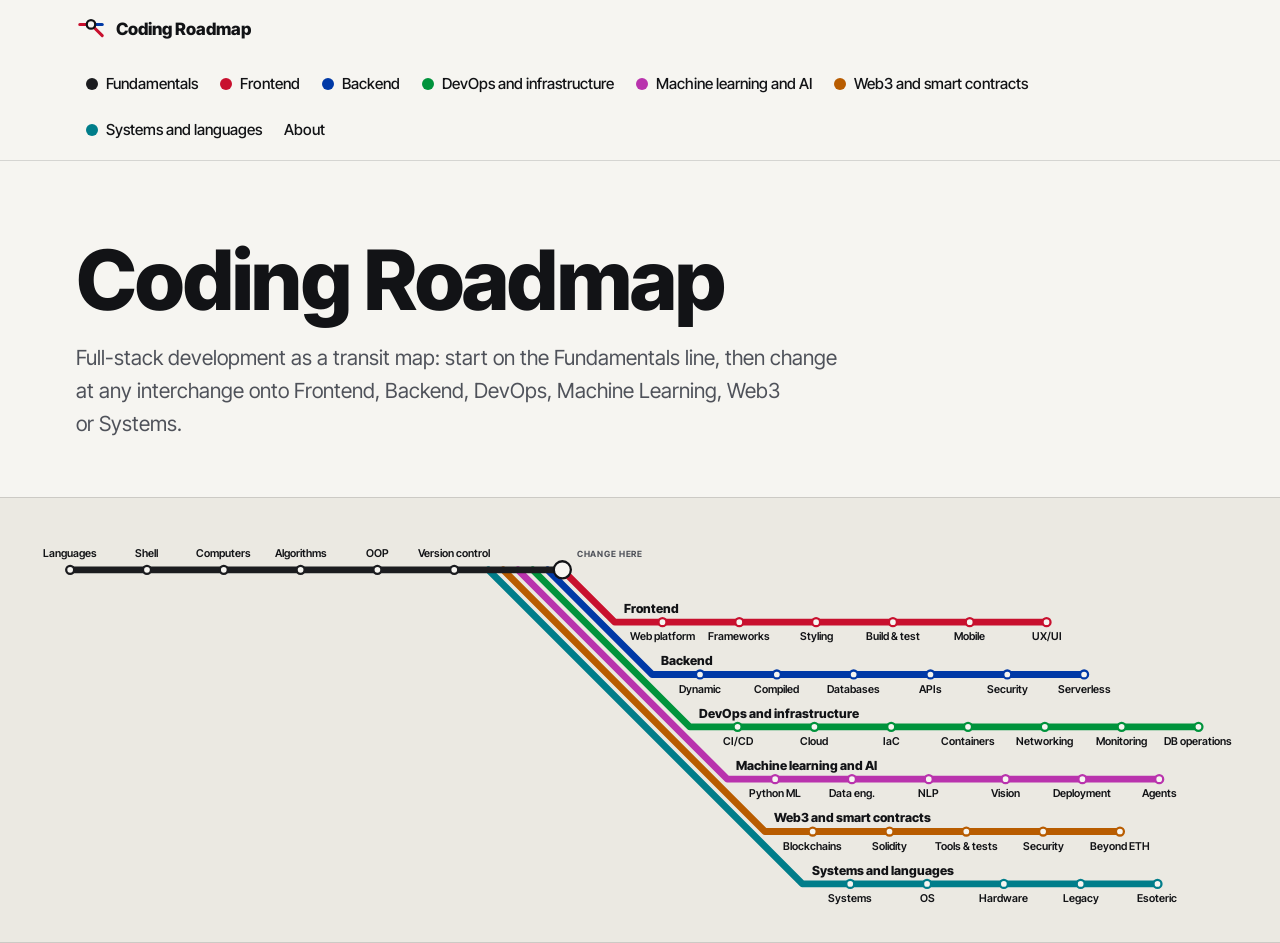
<file: index.html>
<!doctype html>
<html lang="en">
<head>
<meta charset="utf-8">
<title>Coding Roadmap</title>
<meta name="viewport" content="width=device-width, initial-scale=1">
<link rel="icon" href="site/favicon.svg" type="image/svg+xml">
<meta http-equiv="refresh" content="0; url=site/index.html">
</head>
<body><p><a href="site/index.html">Go to the Coding Roadmap</a>.</p></body>
</html>
</file>
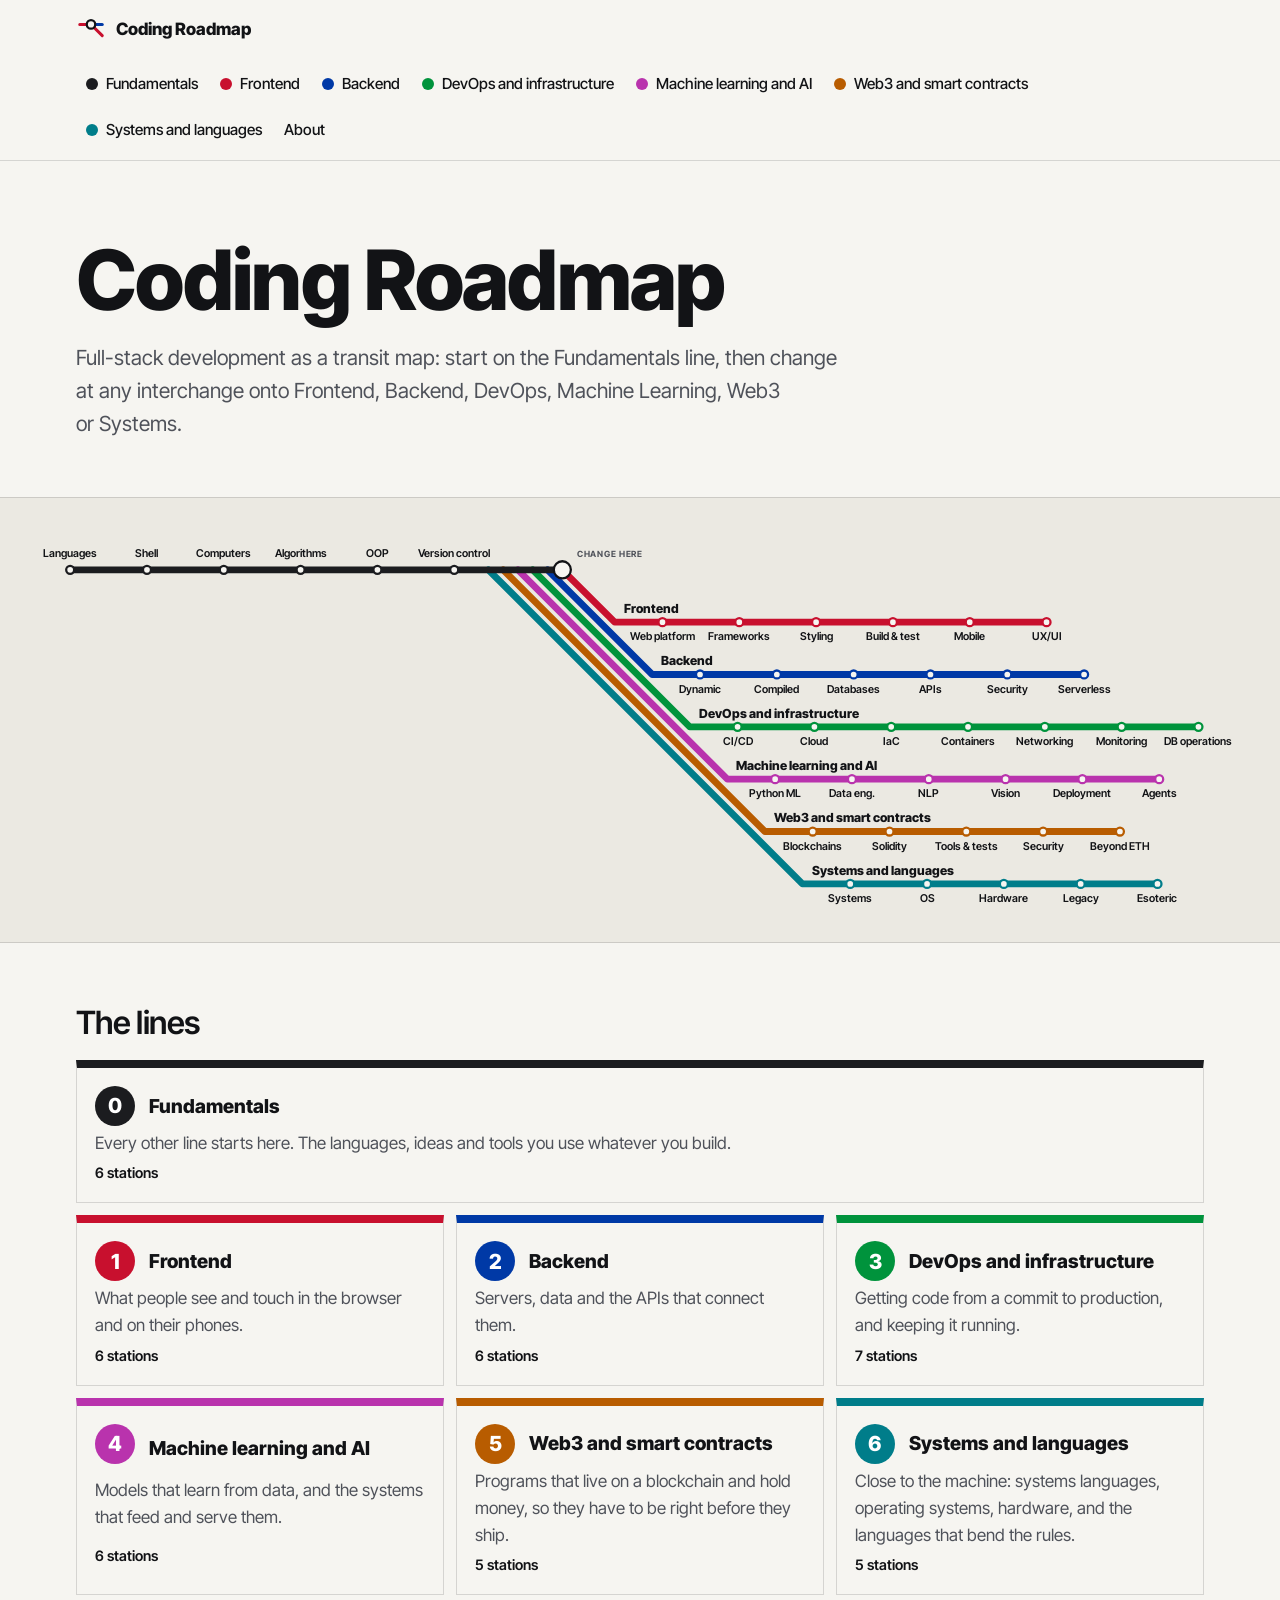
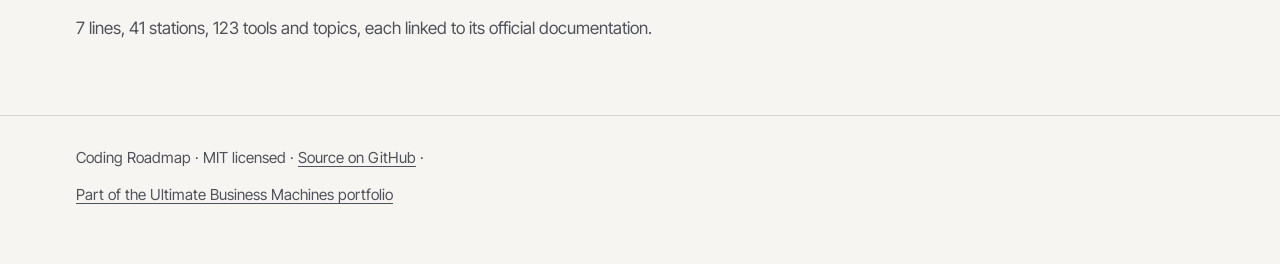
<file: site/index.html>
<!doctype html>
<html lang="en">
<head>
<meta charset="utf-8">
<meta name="viewport" content="width=device-width, initial-scale=1">
<title>Coding Roadmap · Full-stack development as a transit map</title>
<meta name="description" content="Full-stack development as a transit map: start on the Fundamentals line, then change at any interchange onto Frontend, Backend, DevOps, Machine Learning, Web3 or Systems.">
<meta name="theme-color" content="#f6f5f1" media="(prefers-color-scheme: light)">
<meta name="theme-color" content="#121316" media="(prefers-color-scheme: dark)">
<link rel="icon" href="favicon.svg" type="image/svg+xml">
<link rel="preconnect" href="https://fonts.googleapis.com">
<link rel="preconnect" href="https://fonts.gstatic.com" crossorigin>
<link rel="stylesheet" href="https://fonts.googleapis.com/css2?family=Inter+Tight:wght@400;500;600;800&amp;family=JetBrains+Mono:wght@400&amp;display=swap">
<link rel="stylesheet" href="css/site.css">
</head>
<body>
<a class="skip" href="#main">Skip to content</a>
<header class="mast">
  <div class="wrap mast-in">
    <a class="brand" href="index.html"><svg viewBox="0 0 32 32" aria-hidden="true"><path d="M4 10h12l12 12" class="b-1"/><path d="M16 10l12 0" class="b-2"/><circle cx="16" cy="10" r="4.5" class="b-hub"/></svg>Coding Roadmap</a>
    <nav aria-label="Lines"><ul class="lines-nav"><li><a href="fundamentals.html" style="--c:var(--trunk)"><i aria-hidden="true"></i>Fundamentals</a></li><li><a href="frontend.html" style="--c:#c8102e"><i aria-hidden="true"></i>Frontend</a></li><li><a href="backend.html" style="--c:#0039a6"><i aria-hidden="true"></i>Backend</a></li><li><a href="devops.html" style="--c:#00933c"><i aria-hidden="true"></i>DevOps and infrastructure</a></li><li><a href="ml.html" style="--c:#b933ad"><i aria-hidden="true"></i>Machine learning and AI</a></li><li><a href="web3.html" style="--c:#b85c00"><i aria-hidden="true"></i>Web3 and smart contracts</a></li><li><a href="systems.html" style="--c:#007d8a"><i aria-hidden="true"></i>Systems and languages</a></li><li><a class="about" href="about.html">About</a></li></ul></nav>
  </div>
</header>
<main id="main">
<header class="hero wrap">
  <h1>Coding Roadmap</h1>
  <p class="lede">Full-stack development as a transit map: start on the Fundamentals line, then change at any interchange onto Frontend, Backend, DevOps, Machine Learning, Web3 or Systems.</p>
</header>
<section class="map-wrap" aria-label="The network">
  <div class="map-pad"><div class="map-scroll" tabindex="0" aria-label="Transit map, scrolls sideways on small screens"><svg class="net" viewBox="0 0 2123 696" role="img" aria-labelledby="net-t net-d">
<title id="net-t">The roadmap as a transit map</title>
<desc id="net-d">The Fundamentals line runs left to right through 6 stations. At its end, Frontend (6 stations), Backend (6 stations), DevOps and infrastructure (7 stations), Machine learning and AI (6 stations), Web3 and smart contracts (5 stations), Systems and languages (5 stations) branch off.</desc>
<a href="frontend.html" class="ln"><path d="M925 84 L1017 176 H1776" style="stroke:#c8102e" class="track"/>
<circle cx="1101" cy="176" r="7" class="stop" style="stroke:#c8102e"/>
<text x="1101" y="208" class="st" text-anchor="middle">Web platform</text>
<circle cx="1236" cy="176" r="7" class="stop" style="stroke:#c8102e"/>
<text x="1236" y="208" class="st" text-anchor="middle">Frameworks</text>
<circle cx="1371" cy="176" r="7" class="stop" style="stroke:#c8102e"/>
<text x="1371" y="208" class="st" text-anchor="middle">Styling</text>
<circle cx="1506" cy="176" r="7" class="stop" style="stroke:#c8102e"/>
<text x="1506" y="208" class="st" text-anchor="middle">Build &amp; test</text>
<circle cx="1641" cy="176" r="7" class="stop" style="stroke:#c8102e"/>
<text x="1641" y="208" class="st" text-anchor="middle">Mobile</text>
<circle cx="1776" cy="176" r="7" class="stop" style="stroke:#c8102e"/>
<text x="1776" y="208" class="st" text-anchor="middle">UX/UI</text>
<text x="1033" y="160" class="ln-name">Frontend</text></a>
<a href="backend.html" class="ln"><path d="M899 84 L1083 268 H1842" style="stroke:#0039a6" class="track"/>
<circle cx="1167" cy="268" r="7" class="stop" style="stroke:#0039a6"/>
<text x="1167" y="300" class="st" text-anchor="middle">Dynamic</text>
<circle cx="1302" cy="268" r="7" class="stop" style="stroke:#0039a6"/>
<text x="1302" y="300" class="st" text-anchor="middle">Compiled</text>
<circle cx="1437" cy="268" r="7" class="stop" style="stroke:#0039a6"/>
<text x="1437" y="300" class="st" text-anchor="middle">Databases</text>
<circle cx="1572" cy="268" r="7" class="stop" style="stroke:#0039a6"/>
<text x="1572" y="300" class="st" text-anchor="middle">APIs</text>
<circle cx="1707" cy="268" r="7" class="stop" style="stroke:#0039a6"/>
<text x="1707" y="300" class="st" text-anchor="middle">Security</text>
<circle cx="1842" cy="268" r="7" class="stop" style="stroke:#0039a6"/>
<text x="1842" y="300" class="st" text-anchor="middle">Serverless</text>
<text x="1099" y="252" class="ln-name">Backend</text></a>
<a href="devops.html" class="ln"><path d="M873 84 L1149 360 H2043" style="stroke:#00933c" class="track"/>
<circle cx="1233" cy="360" r="7" class="stop" style="stroke:#00933c"/>
<text x="1233" y="392" class="st" text-anchor="middle">CI/CD</text>
<circle cx="1368" cy="360" r="7" class="stop" style="stroke:#00933c"/>
<text x="1368" y="392" class="st" text-anchor="middle">Cloud</text>
<circle cx="1503" cy="360" r="7" class="stop" style="stroke:#00933c"/>
<text x="1503" y="392" class="st" text-anchor="middle">IaC</text>
<circle cx="1638" cy="360" r="7" class="stop" style="stroke:#00933c"/>
<text x="1638" y="392" class="st" text-anchor="middle">Containers</text>
<circle cx="1773" cy="360" r="7" class="stop" style="stroke:#00933c"/>
<text x="1773" y="392" class="st" text-anchor="middle">Networking</text>
<circle cx="1908" cy="360" r="7" class="stop" style="stroke:#00933c"/>
<text x="1908" y="392" class="st" text-anchor="middle">Monitoring</text>
<circle cx="2043" cy="360" r="7" class="stop" style="stroke:#00933c"/>
<text x="2043" y="392" class="st" text-anchor="middle">DB operations</text>
<text x="1165" y="344" class="ln-name">DevOps and infrastructure</text></a>
<a href="ml.html" class="ln"><path d="M847 84 L1215 452 H1974" style="stroke:#b933ad" class="track"/>
<circle cx="1299" cy="452" r="7" class="stop" style="stroke:#b933ad"/>
<text x="1299" y="484" class="st" text-anchor="middle">Python ML</text>
<circle cx="1434" cy="452" r="7" class="stop" style="stroke:#b933ad"/>
<text x="1434" y="484" class="st" text-anchor="middle">Data eng.</text>
<circle cx="1569" cy="452" r="7" class="stop" style="stroke:#b933ad"/>
<text x="1569" y="484" class="st" text-anchor="middle">NLP</text>
<circle cx="1704" cy="452" r="7" class="stop" style="stroke:#b933ad"/>
<text x="1704" y="484" class="st" text-anchor="middle">Vision</text>
<circle cx="1839" cy="452" r="7" class="stop" style="stroke:#b933ad"/>
<text x="1839" y="484" class="st" text-anchor="middle">Deployment</text>
<circle cx="1974" cy="452" r="7" class="stop" style="stroke:#b933ad"/>
<text x="1974" y="484" class="st" text-anchor="middle">Agents</text>
<text x="1231" y="436" class="ln-name">Machine learning and AI</text></a>
<a href="web3.html" class="ln"><path d="M821 84 L1281 544 H1905" style="stroke:#b85c00" class="track"/>
<circle cx="1365" cy="544" r="7" class="stop" style="stroke:#b85c00"/>
<text x="1365" y="576" class="st" text-anchor="middle">Blockchains</text>
<circle cx="1500" cy="544" r="7" class="stop" style="stroke:#b85c00"/>
<text x="1500" y="576" class="st" text-anchor="middle">Solidity</text>
<circle cx="1635" cy="544" r="7" class="stop" style="stroke:#b85c00"/>
<text x="1635" y="576" class="st" text-anchor="middle">Tools &amp; tests</text>
<circle cx="1770" cy="544" r="7" class="stop" style="stroke:#b85c00"/>
<text x="1770" y="576" class="st" text-anchor="middle">Security</text>
<circle cx="1905" cy="544" r="7" class="stop" style="stroke:#b85c00"/>
<text x="1905" y="576" class="st" text-anchor="middle">Beyond ETH</text>
<text x="1297" y="528" class="ln-name">Web3 and smart contracts</text></a>
<a href="systems.html" class="ln"><path d="M795 84 L1347 636 H1971" style="stroke:#007d8a" class="track"/>
<circle cx="1431" cy="636" r="7" class="stop" style="stroke:#007d8a"/>
<text x="1431" y="668" class="st" text-anchor="middle">Systems</text>
<circle cx="1566" cy="636" r="7" class="stop" style="stroke:#007d8a"/>
<text x="1566" y="668" class="st" text-anchor="middle">OS</text>
<circle cx="1701" cy="636" r="7" class="stop" style="stroke:#007d8a"/>
<text x="1701" y="668" class="st" text-anchor="middle">Hardware</text>
<circle cx="1836" cy="636" r="7" class="stop" style="stroke:#007d8a"/>
<text x="1836" y="668" class="st" text-anchor="middle">Legacy</text>
<circle cx="1971" cy="636" r="7" class="stop" style="stroke:#007d8a"/>
<text x="1971" y="668" class="st" text-anchor="middle">Esoteric</text>
<text x="1363" y="620" class="ln-name">Systems and languages</text></a>
<a href="fundamentals.html" class="ln"><path d="M60 84 H925" style="stroke:var(--trunk)" class="track trunk"/>
<circle cx="60" cy="84" r="7" class="stop" style="stroke:var(--trunk)"/>
<text x="60" y="62" class="st" text-anchor="middle">Languages</text>
<circle cx="195" cy="84" r="7" class="stop" style="stroke:var(--trunk)"/>
<text x="195" y="62" class="st" text-anchor="middle">Shell</text>
<circle cx="330" cy="84" r="7" class="stop" style="stroke:var(--trunk)"/>
<text x="330" y="62" class="st" text-anchor="middle">Computers</text>
<circle cx="465" cy="84" r="7" class="stop" style="stroke:var(--trunk)"/>
<text x="465" y="62" class="st" text-anchor="middle">Algorithms</text>
<circle cx="600" cy="84" r="7" class="stop" style="stroke:var(--trunk)"/>
<text x="600" y="62" class="st" text-anchor="middle">OOP</text>
<circle cx="735" cy="84" r="7" class="stop" style="stroke:var(--trunk)"/>
<text x="735" y="62" class="st" text-anchor="middle">Version control</text>
<rect x="910" y="69" width="30" height="30" rx="15" class="hub"/></a>
<text x="951" y="62" class="hub-name">Change here</text>
</svg></div><p class="swipe" aria-hidden="true">Swipe sideways to see the whole map</p></div>
</section>
<script>/* on narrow screens, open the map at the interchange rather than on empty track */
(function () { var m = document.querySelector(".map-scroll"), h = m.querySelector(".hub"), s = m.querySelector(".net");
  if (m.scrollWidth > m.clientWidth) m.scrollLeft = (h.getBBox().x / s.viewBox.baseVal.width) * s.clientWidth - 60; })();</script>
<section class="wrap lines" aria-labelledby="lines-h">
  <h2 id="lines-h">The lines</h2>
  <ul class="line-cards"><li class="line-card" style="--c:var(--trunk)"><a href="fundamentals.html"><span class="bullet sm" aria-hidden="true">0</span>
  <span class="lc-name">Fundamentals</span><span class="lc-sum">Every other line starts here. The languages, ideas and tools you use whatever you build.</span><span class="lc-meta">6 stations</span></a></li><li class="line-card" style="--c:#c8102e"><a href="frontend.html"><span class="bullet sm" aria-hidden="true">1</span>
  <span class="lc-name">Frontend</span><span class="lc-sum">What people see and touch in the browser and on their phones.</span><span class="lc-meta">6 stations</span></a></li><li class="line-card" style="--c:#0039a6"><a href="backend.html"><span class="bullet sm" aria-hidden="true">2</span>
  <span class="lc-name">Backend</span><span class="lc-sum">Servers, data and the APIs that connect them.</span><span class="lc-meta">6 stations</span></a></li><li class="line-card" style="--c:#00933c"><a href="devops.html"><span class="bullet sm" aria-hidden="true">3</span>
  <span class="lc-name">DevOps and infrastructure</span><span class="lc-sum">Getting code from a commit to production, and keeping it running.</span><span class="lc-meta">7 stations</span></a></li><li class="line-card" style="--c:#b933ad"><a href="ml.html"><span class="bullet sm" aria-hidden="true">4</span>
  <span class="lc-name">Machine learning and AI</span><span class="lc-sum">Models that learn from data, and the systems that feed and serve them.</span><span class="lc-meta">6 stations</span></a></li><li class="line-card" style="--c:#b85c00"><a href="web3.html"><span class="bullet sm" aria-hidden="true">5</span>
  <span class="lc-name">Web3 and smart contracts</span><span class="lc-sum">Programs that live on a blockchain and hold money, so they have to be right before they ship.</span><span class="lc-meta">5 stations</span></a></li><li class="line-card" style="--c:#007d8a"><a href="systems.html"><span class="bullet sm" aria-hidden="true">6</span>
  <span class="lc-name">Systems and languages</span><span class="lc-sum">Close to the machine: systems languages, operating systems, hardware, and the languages that bend the rules.</span><span class="lc-meta">5 stations</span></a></li></ul>
  <p class="foot-note">7 lines, 41 stations, 123 tools and topics, each linked to its official documentation.</p>
</section>
</main>
<footer class="foot"><div class="wrap">
  <p>Coding Roadmap · MIT licensed · <a href="https://github.com/SolutionsAsService/CodingRoadmap" rel="noopener">Source on GitHub</a> · <a href="https://demo.ultimatebusinessmachines.com/portfolio">Part of the Ultimate Business Machines portfolio</a></p>
</div></footer>
</body>
</html>
</file>
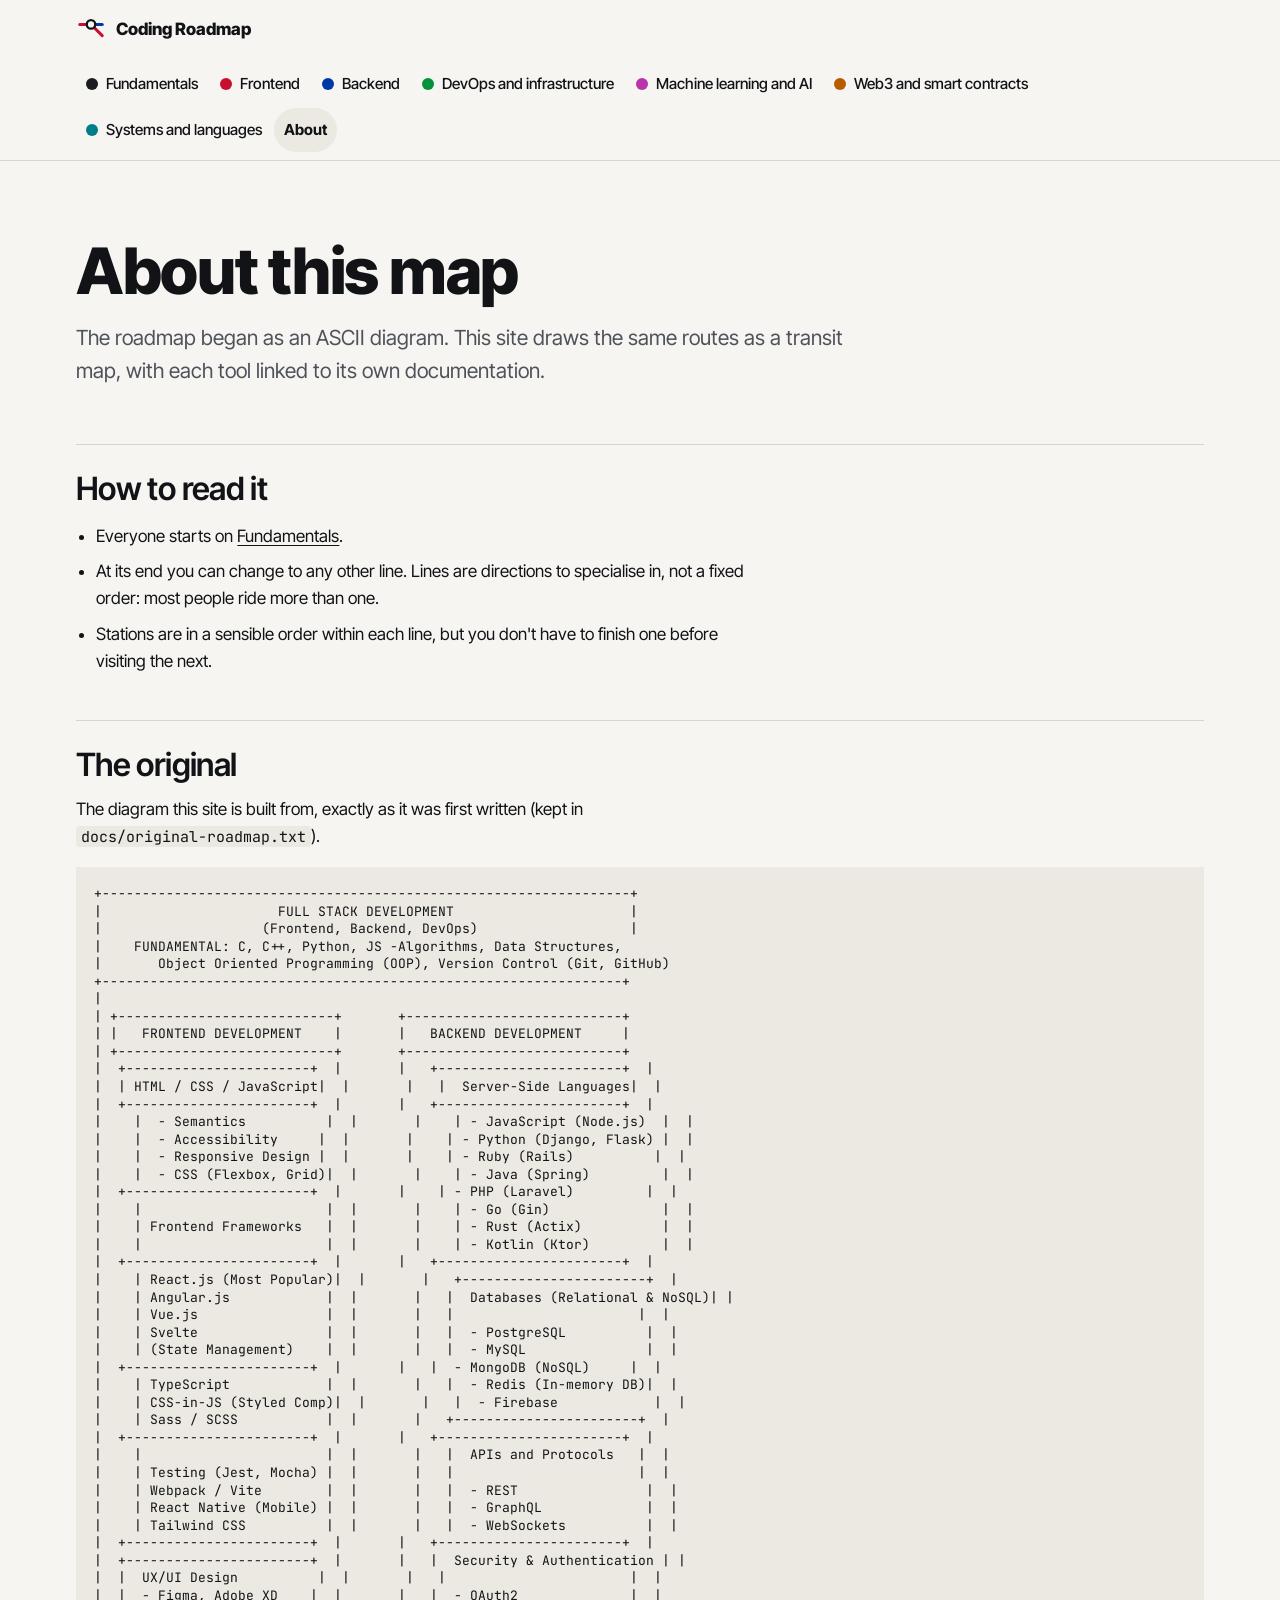
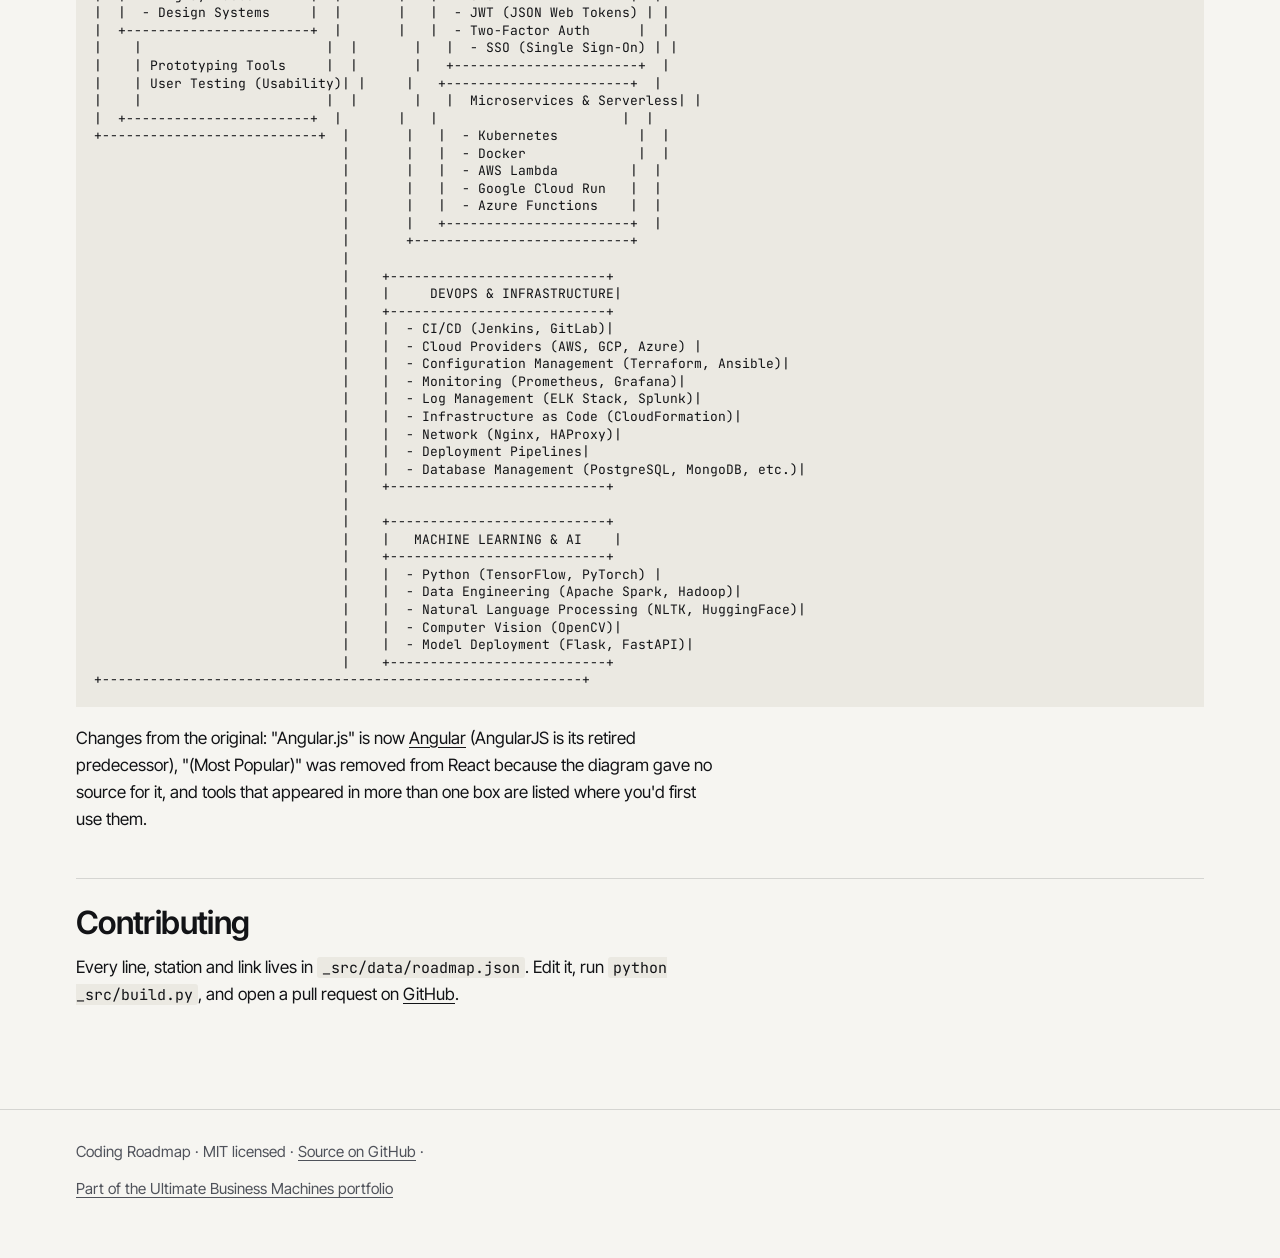
<file: site/about.html>
<!doctype html>
<html lang="en">
<head>
<meta charset="utf-8">
<meta name="viewport" content="width=device-width, initial-scale=1">
<title>About · Coding Roadmap</title>
<meta name="description" content="How to read the Coding Roadmap transit map, the original ASCII roadmap, and how to contribute.">
<meta name="theme-color" content="#f6f5f1" media="(prefers-color-scheme: light)">
<meta name="theme-color" content="#121316" media="(prefers-color-scheme: dark)">
<link rel="icon" href="favicon.svg" type="image/svg+xml">
<link rel="preconnect" href="https://fonts.googleapis.com">
<link rel="preconnect" href="https://fonts.gstatic.com" crossorigin>
<link rel="stylesheet" href="https://fonts.googleapis.com/css2?family=Inter+Tight:wght@400;500;600;800&amp;family=JetBrains+Mono:wght@400&amp;display=swap">
<link rel="stylesheet" href="css/site.css">
</head>
<body>
<a class="skip" href="#main">Skip to content</a>
<header class="mast">
  <div class="wrap mast-in">
    <a class="brand" href="index.html"><svg viewBox="0 0 32 32" aria-hidden="true"><path d="M4 10h12l12 12" class="b-1"/><path d="M16 10l12 0" class="b-2"/><circle cx="16" cy="10" r="4.5" class="b-hub"/></svg>Coding Roadmap</a>
    <nav aria-label="Lines"><ul class="lines-nav"><li><a href="fundamentals.html" style="--c:var(--trunk)"><i aria-hidden="true"></i>Fundamentals</a></li><li><a href="frontend.html" style="--c:#c8102e"><i aria-hidden="true"></i>Frontend</a></li><li><a href="backend.html" style="--c:#0039a6"><i aria-hidden="true"></i>Backend</a></li><li><a href="devops.html" style="--c:#00933c"><i aria-hidden="true"></i>DevOps and infrastructure</a></li><li><a href="ml.html" style="--c:#b933ad"><i aria-hidden="true"></i>Machine learning and AI</a></li><li><a href="web3.html" style="--c:#b85c00"><i aria-hidden="true"></i>Web3 and smart contracts</a></li><li><a href="systems.html" style="--c:#007d8a"><i aria-hidden="true"></i>Systems and languages</a></li><li><a class="about" href="about.html" aria-current="page">About</a></li></ul></nav>
  </div>
</header>
<main id="main">
<header class="hero wrap small"><h1>About this map</h1>
  <p class="lede">The roadmap began as an ASCII diagram. This site draws the same routes as a transit map, with each tool linked to its own documentation.</p></header>
<div class="wrap about">
  <section><h2>How to read it</h2><ul class="plain">
    <li>Everyone starts on <a href="fundamentals.html">Fundamentals</a>.</li>
    <li>At its end you can change to any other line. Lines are directions to specialise in, not a fixed order: most people ride more than one.</li>
    <li>Stations are in a sensible order within each line, but you don't have to finish one before visiting the next.</li></ul></section>
  <section><h2>The original</h2><p>The diagram this site is built from, exactly as it was first written (kept in <code>docs/original-roadmap.txt</code>).</p>
  <div class="ascii" tabindex="0" aria-label="Original ASCII roadmap, scrolls sideways"><pre>+------------------------------------------------------------------+
|                      FULL STACK DEVELOPMENT                      |
|                    (Frontend, Backend, DevOps)                   | 
|    FUNDAMENTAL: C, C++, Python, JS -Algorithms, Data Structures, 
|       Object Oriented Programming (OOP), Version Control (Git, GitHub)
+-----------------------------------------------------------------+
|  
| +---------------------------+       +---------------------------+
| |   FRONTEND DEVELOPMENT    |       |   BACKEND DEVELOPMENT     |
| +---------------------------+       +---------------------------+
|  +-----------------------+  |       |   +-----------------------+  |
|  | HTML / CSS / JavaScript|  |       |   |  Server-Side Languages|  |
|  +-----------------------+  |       |   +-----------------------+  |
|    |  - Semantics          |  |       |    | - JavaScript (Node.js)  |  |
|    |  - Accessibility     |  |       |    | - Python (Django, Flask) |  |
|    |  - Responsive Design |  |       |    | - Ruby (Rails)          |  |
|    |  - CSS (Flexbox, Grid)|  |       |    | - Java (Spring)         |  |
|  +-----------------------+  |       |    | - PHP (Laravel)         |  |
|    |                       |  |       |    | - Go (Gin)              |  |
|    | Frontend Frameworks   |  |       |    | - Rust (Actix)          |  |
|    |                       |  |       |    | - Kotlin (Ktor)         |  |
|  +-----------------------+  |       |   +-----------------------+  |
|    | React.js (Most Popular)|  |       |   +-----------------------+  |
|    | Angular.js            |  |       |   |  Databases (Relational &amp; NoSQL)| |
|    | Vue.js                |  |       |   |                       |  |
|    | Svelte                |  |       |   |  - PostgreSQL          |  |
|    | (State Management)    |  |       |   |  - MySQL               |  |
|  +-----------------------+  |       |   |  - MongoDB (NoSQL)     |  |
|    | TypeScript            |  |       |   |  - Redis (In-memory DB)|  |
|    | CSS-in-JS (Styled Comp)|  |       |   |  - Firebase            |  |
|    | Sass / SCSS           |  |       |   +-----------------------+  |
|  +-----------------------+  |       |   +-----------------------+  |
|    |                       |  |       |   |  APIs and Protocols   |  |
|    | Testing (Jest, Mocha) |  |       |   |                       |  |
|    | Webpack / Vite        |  |       |   |  - REST                |  |
|    | React Native (Mobile) |  |       |   |  - GraphQL             |  |
|    | Tailwind CSS          |  |       |   |  - WebSockets          |  |
|  +-----------------------+  |       |   +-----------------------+  |
|  +-----------------------+  |       |   |  Security &amp; Authentication | |
|  |  UX/UI Design          |  |       |   |                       |  |
|  |  - Figma, Adobe XD    |  |       |   |  - OAuth2              |  |
|  |  - Design Systems     |  |       |   |  - JWT (JSON Web Tokens) | |
|  +-----------------------+  |       |   |  - Two-Factor Auth      |  |
|    |                       |  |       |   |  - SSO (Single Sign-On) | |
|    | Prototyping Tools     |  |       |   +-----------------------+  |
|    | User Testing (Usability)| |     |   +-----------------------+  |
|    |                       |  |       |   |  Microservices &amp; Serverless| |
|  +-----------------------+  |       |   |                       |  |
+---------------------------+  |       |   |  - Kubernetes          |  |
                               |       |   |  - Docker              |  |
                               |       |   |  - AWS Lambda         |  |
                               |       |   |  - Google Cloud Run   |  |
                               |       |   |  - Azure Functions    |  |
                               |       |   +-----------------------+  |
                               |       +---------------------------+
                               |
                               |    +---------------------------+
                               |    |     DEVOPS &amp; INFRASTRUCTURE|
                               |    +---------------------------+
                               |    |  - CI/CD (Jenkins, GitLab)| 
                               |    |  - Cloud Providers (AWS, GCP, Azure) |
                               |    |  - Configuration Management (Terraform, Ansible)|
                               |    |  - Monitoring (Prometheus, Grafana)|
                               |    |  - Log Management (ELK Stack, Splunk)|
                               |    |  - Infrastructure as Code (CloudFormation)|
                               |    |  - Network (Nginx, HAProxy)|
                               |    |  - Deployment Pipelines|
                               |    |  - Database Management (PostgreSQL, MongoDB, etc.)|
                               |    +---------------------------+
                               |
                               |    +---------------------------+
                               |    |   MACHINE LEARNING &amp; AI    |
                               |    +---------------------------+
                               |    |  - Python (TensorFlow, PyTorch) |
                               |    |  - Data Engineering (Apache Spark, Hadoop)|
                               |    |  - Natural Language Processing (NLTK, HuggingFace)|
                               |    |  - Computer Vision (OpenCV)|
                               |    |  - Model Deployment (Flask, FastAPI)|
                               |    +---------------------------+
+------------------------------------------------------------+
</pre></div>
  <p>Changes from the original: "Angular.js" is now <a href="https://angular.dev/" rel="noopener">Angular</a> (AngularJS is its retired predecessor), "(Most Popular)" was removed from React because the diagram gave no source for it, and tools that appeared in more than one box are listed where you'd first use them.</p></section>
  <section><h2>Contributing</h2><p>Every line, station and link lives in <code>_src/data/roadmap.json</code>. Edit it, run <code>python _src/build.py</code>, and open a pull request on <a href="https://github.com/SolutionsAsService/CodingRoadmap" rel="noopener">GitHub</a>.</p></section>
</div>
</main>
<footer class="foot"><div class="wrap">
  <p>Coding Roadmap · MIT licensed · <a href="https://github.com/SolutionsAsService/CodingRoadmap" rel="noopener">Source on GitHub</a> · <a href="https://demo.ultimatebusinessmachines.com/portfolio">Part of the Ultimate Business Machines portfolio</a></p>
</div></footer>
</body>
</html>
</file>
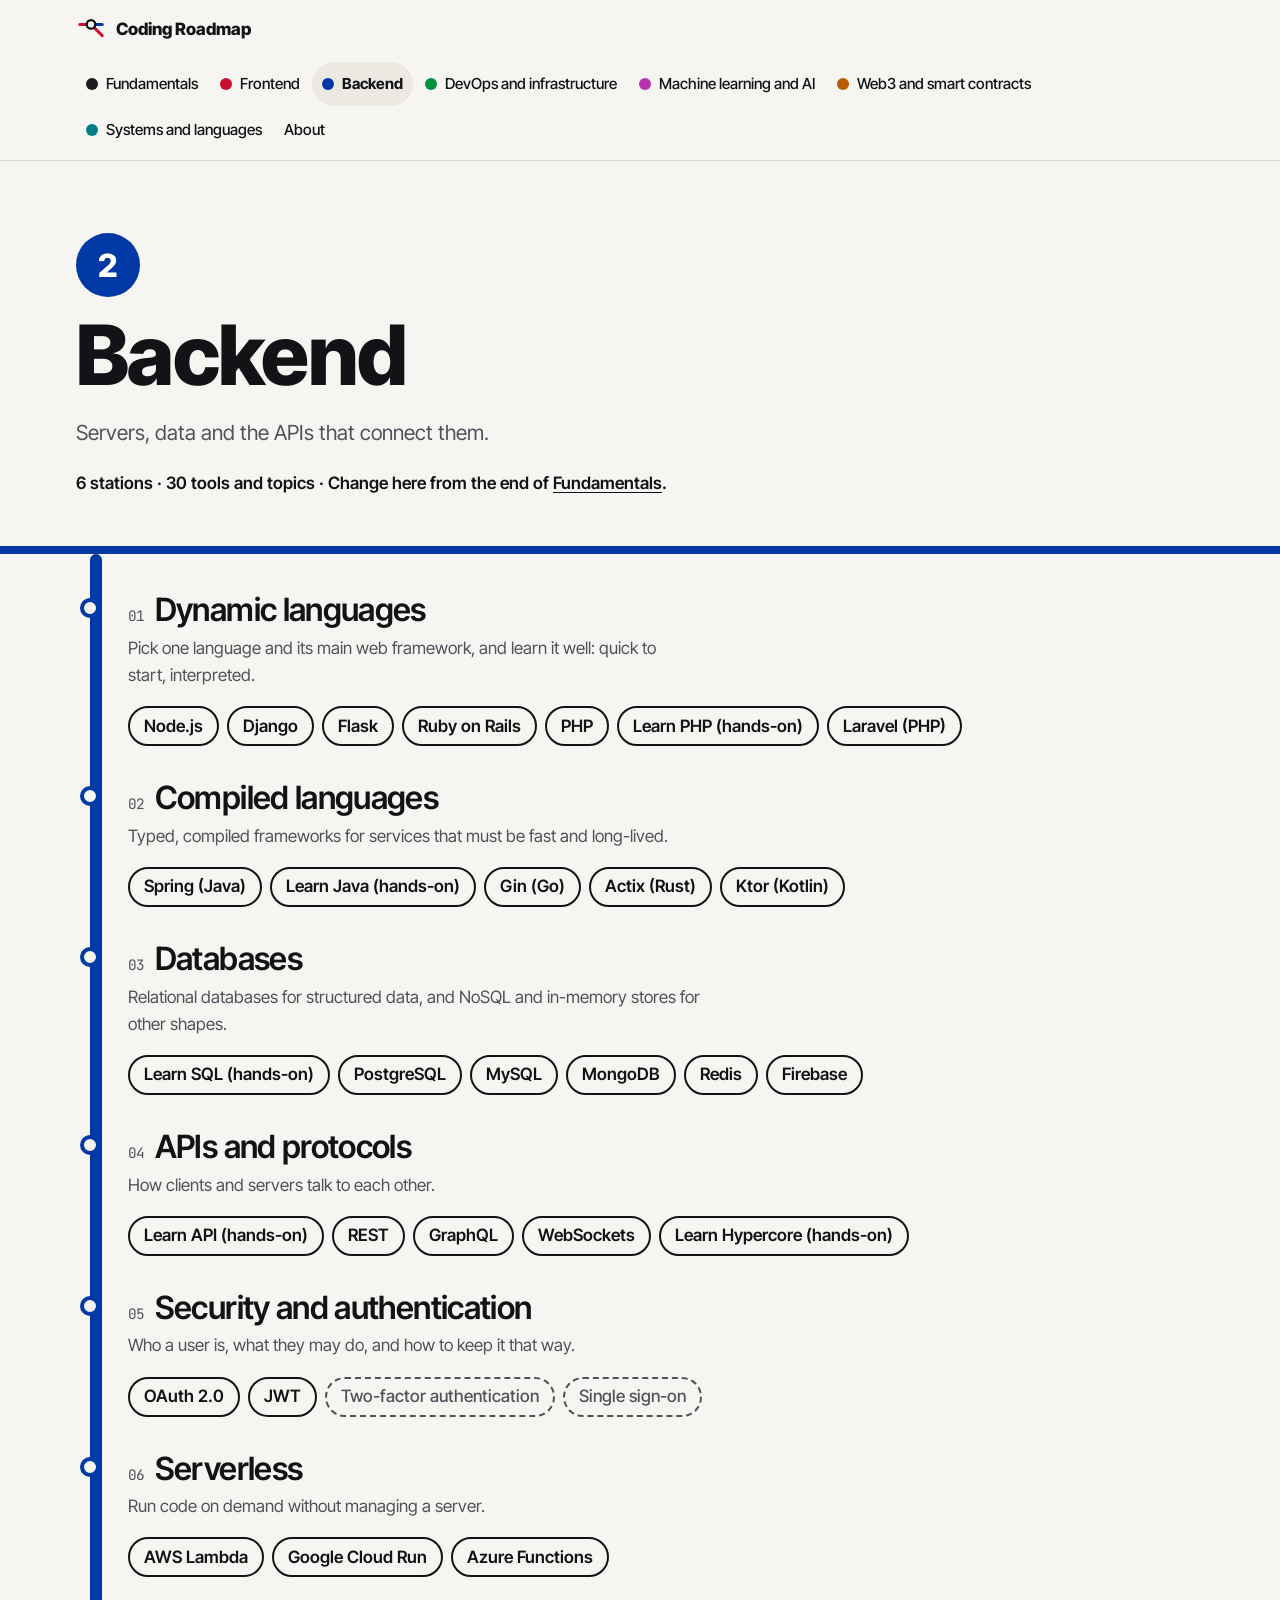
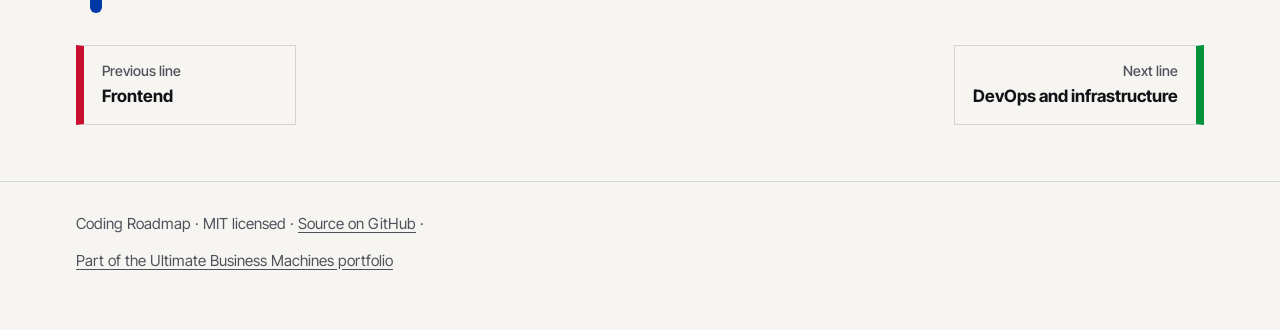
<file: site/backend.html>
<!doctype html>
<html lang="en">
<head>
<meta charset="utf-8">
<meta name="viewport" content="width=device-width, initial-scale=1">
<title>Backend · Coding Roadmap</title>
<meta name="description" content="Backend: Servers, data and the APIs that connect them. 6 stages, each with official documentation links.">
<meta name="theme-color" content="#f6f5f1" media="(prefers-color-scheme: light)">
<meta name="theme-color" content="#121316" media="(prefers-color-scheme: dark)">
<link rel="icon" href="favicon.svg" type="image/svg+xml">
<link rel="preconnect" href="https://fonts.googleapis.com">
<link rel="preconnect" href="https://fonts.gstatic.com" crossorigin>
<link rel="stylesheet" href="https://fonts.googleapis.com/css2?family=Inter+Tight:wght@400;500;600;800&amp;family=JetBrains+Mono:wght@400&amp;display=swap">
<link rel="stylesheet" href="css/site.css">
</head>
<body>
<a class="skip" href="#main">Skip to content</a>
<header class="mast">
  <div class="wrap mast-in">
    <a class="brand" href="index.html"><svg viewBox="0 0 32 32" aria-hidden="true"><path d="M4 10h12l12 12" class="b-1"/><path d="M16 10l12 0" class="b-2"/><circle cx="16" cy="10" r="4.5" class="b-hub"/></svg>Coding Roadmap</a>
    <nav aria-label="Lines"><ul class="lines-nav"><li><a href="fundamentals.html" style="--c:var(--trunk)"><i aria-hidden="true"></i>Fundamentals</a></li><li><a href="frontend.html" style="--c:#c8102e"><i aria-hidden="true"></i>Frontend</a></li><li><a href="backend.html" style="--c:#0039a6" aria-current="page"><i aria-hidden="true"></i>Backend</a></li><li><a href="devops.html" style="--c:#00933c"><i aria-hidden="true"></i>DevOps and infrastructure</a></li><li><a href="ml.html" style="--c:#b933ad"><i aria-hidden="true"></i>Machine learning and AI</a></li><li><a href="web3.html" style="--c:#b85c00"><i aria-hidden="true"></i>Web3 and smart contracts</a></li><li><a href="systems.html" style="--c:#007d8a"><i aria-hidden="true"></i>Systems and languages</a></li><li><a class="about" href="about.html">About</a></li></ul></nav>
  </div>
</header>
<main id="main">
<header class="line-head" style="--c:#0039a6">
  <div class="wrap">
    <p class="bullet" aria-hidden="true">2</p>
    <h1>Backend <span class="sr-only">line</span></h1>
    <p class="lede">Servers, data and the APIs that connect them.</p>
    <p class="meta">6 stations · 30 tools and topics · Change here from the end of <a href="fundamentals.html">Fundamentals</a>.</p>
  </div>
</header>
<div class="wrap">
  <ol class="route" style="--c:#0039a6"><li class="station"><h2 id="s0"><span class="num" aria-hidden="true">01</span>Dynamic languages</h2>
  <p>Pick one language and its main web framework, and learn it well: quick to start, interpreted.</p><ul class="topics" aria-label="Dynamic languages: tools and topics"><li><a href="https://nodejs.org/en/learn" rel="noopener">Node.js</a></li><li><a href="https://docs.djangoproject.com/" rel="noopener">Django</a></li><li><a href="https://flask.palletsprojects.com/" rel="noopener">Flask</a></li><li><a href="https://guides.rubyonrails.org/" rel="noopener">Ruby on Rails</a></li><li><a href="https://www.php.net/docs.php" rel="noopener">PHP</a></li><li><a href="https://github.com/SolutionsAsService/LearnPHP" rel="noopener">Learn PHP (hands-on)</a></li><li><a href="https://laravel.com/docs" rel="noopener">Laravel (PHP)</a></li></ul></li><li class="station"><h2 id="s1"><span class="num" aria-hidden="true">02</span>Compiled languages</h2>
  <p>Typed, compiled frameworks for services that must be fast and long-lived.</p><ul class="topics" aria-label="Compiled languages: tools and topics"><li><a href="https://spring.io/guides" rel="noopener">Spring (Java)</a></li><li><a href="https://learnjava.shadw.app" rel="noopener">Learn Java (hands-on)</a></li><li><a href="https://gin-gonic.com/en/docs/" rel="noopener">Gin (Go)</a></li><li><a href="https://actix.rs/docs/" rel="noopener">Actix (Rust)</a></li><li><a href="https://ktor.io/docs/" rel="noopener">Ktor (Kotlin)</a></li></ul></li><li class="station"><h2 id="s2"><span class="num" aria-hidden="true">03</span>Databases</h2>
  <p>Relational databases for structured data, and NoSQL and in-memory stores for other shapes.</p><ul class="topics" aria-label="Databases: tools and topics"><li><a href="https://learnsql.shadw.app" rel="noopener">Learn SQL (hands-on)</a></li><li><a href="https://www.postgresql.org/docs/" rel="noopener">PostgreSQL</a></li><li><a href="https://dev.mysql.com/doc/" rel="noopener">MySQL</a></li><li><a href="https://www.mongodb.com/docs/" rel="noopener">MongoDB</a></li><li><a href="https://redis.io/docs/latest/" rel="noopener">Redis</a></li><li><a href="https://firebase.google.com/docs" rel="noopener">Firebase</a></li></ul></li><li class="station"><h2 id="s3"><span class="num" aria-hidden="true">04</span>APIs and protocols</h2>
  <p>How clients and servers talk to each other.</p><ul class="topics" aria-label="APIs and protocols: tools and topics"><li><a href="https://learnapi.shadw.app" rel="noopener">Learn API (hands-on)</a></li><li><a href="https://developer.mozilla.org/en-US/docs/Glossary/REST" rel="noopener">REST</a></li><li><a href="https://graphql.org/learn/" rel="noopener">GraphQL</a></li><li><a href="https://developer.mozilla.org/en-US/docs/Web/API/WebSockets_API" rel="noopener">WebSockets</a></li><li><a href="https://learnhypercore.shadw.app" rel="noopener">Learn Hypercore (hands-on)</a></li></ul></li><li class="station"><h2 id="s4"><span class="num" aria-hidden="true">05</span>Security and authentication</h2>
  <p>Who a user is, what they may do, and how to keep it that way.</p><ul class="topics" aria-label="Security and authentication: tools and topics"><li><a href="https://oauth.net/2/" rel="noopener">OAuth 2.0</a></li><li><a href="https://datatracker.ietf.org/doc/html/rfc7519" rel="noopener">JWT</a></li><li><span>Two-factor authentication</span></li><li><span>Single sign-on</span></li></ul></li><li class="station"><h2 id="s5"><span class="num" aria-hidden="true">06</span>Serverless</h2>
  <p>Run code on demand without managing a server.</p><ul class="topics" aria-label="Serverless: tools and topics"><li><a href="https://docs.aws.amazon.com/lambda/" rel="noopener">AWS Lambda</a></li><li><a href="https://cloud.google.com/run/docs" rel="noopener">Google Cloud Run</a></li><li><a href="https://learn.microsoft.com/en-us/azure/azure-functions/" rel="noopener">Azure Functions</a></li></ul></li></ol>
  <nav class="pager" aria-label="Other lines"><a class="pg prev" href="frontend.html" style="--c:#c8102e"><small>Previous line</small>Frontend</a><a class="pg next" href="devops.html" style="--c:#00933c"><small>Next line</small>DevOps and infrastructure</a></nav>
</div>
</main>
<footer class="foot"><div class="wrap">
  <p>Coding Roadmap · MIT licensed · <a href="https://github.com/SolutionsAsService/CodingRoadmap" rel="noopener">Source on GitHub</a> · <a href="https://demo.ultimatebusinessmachines.com/portfolio">Part of the Ultimate Business Machines portfolio</a></p>
</div></footer>
</body>
</html>
</file>
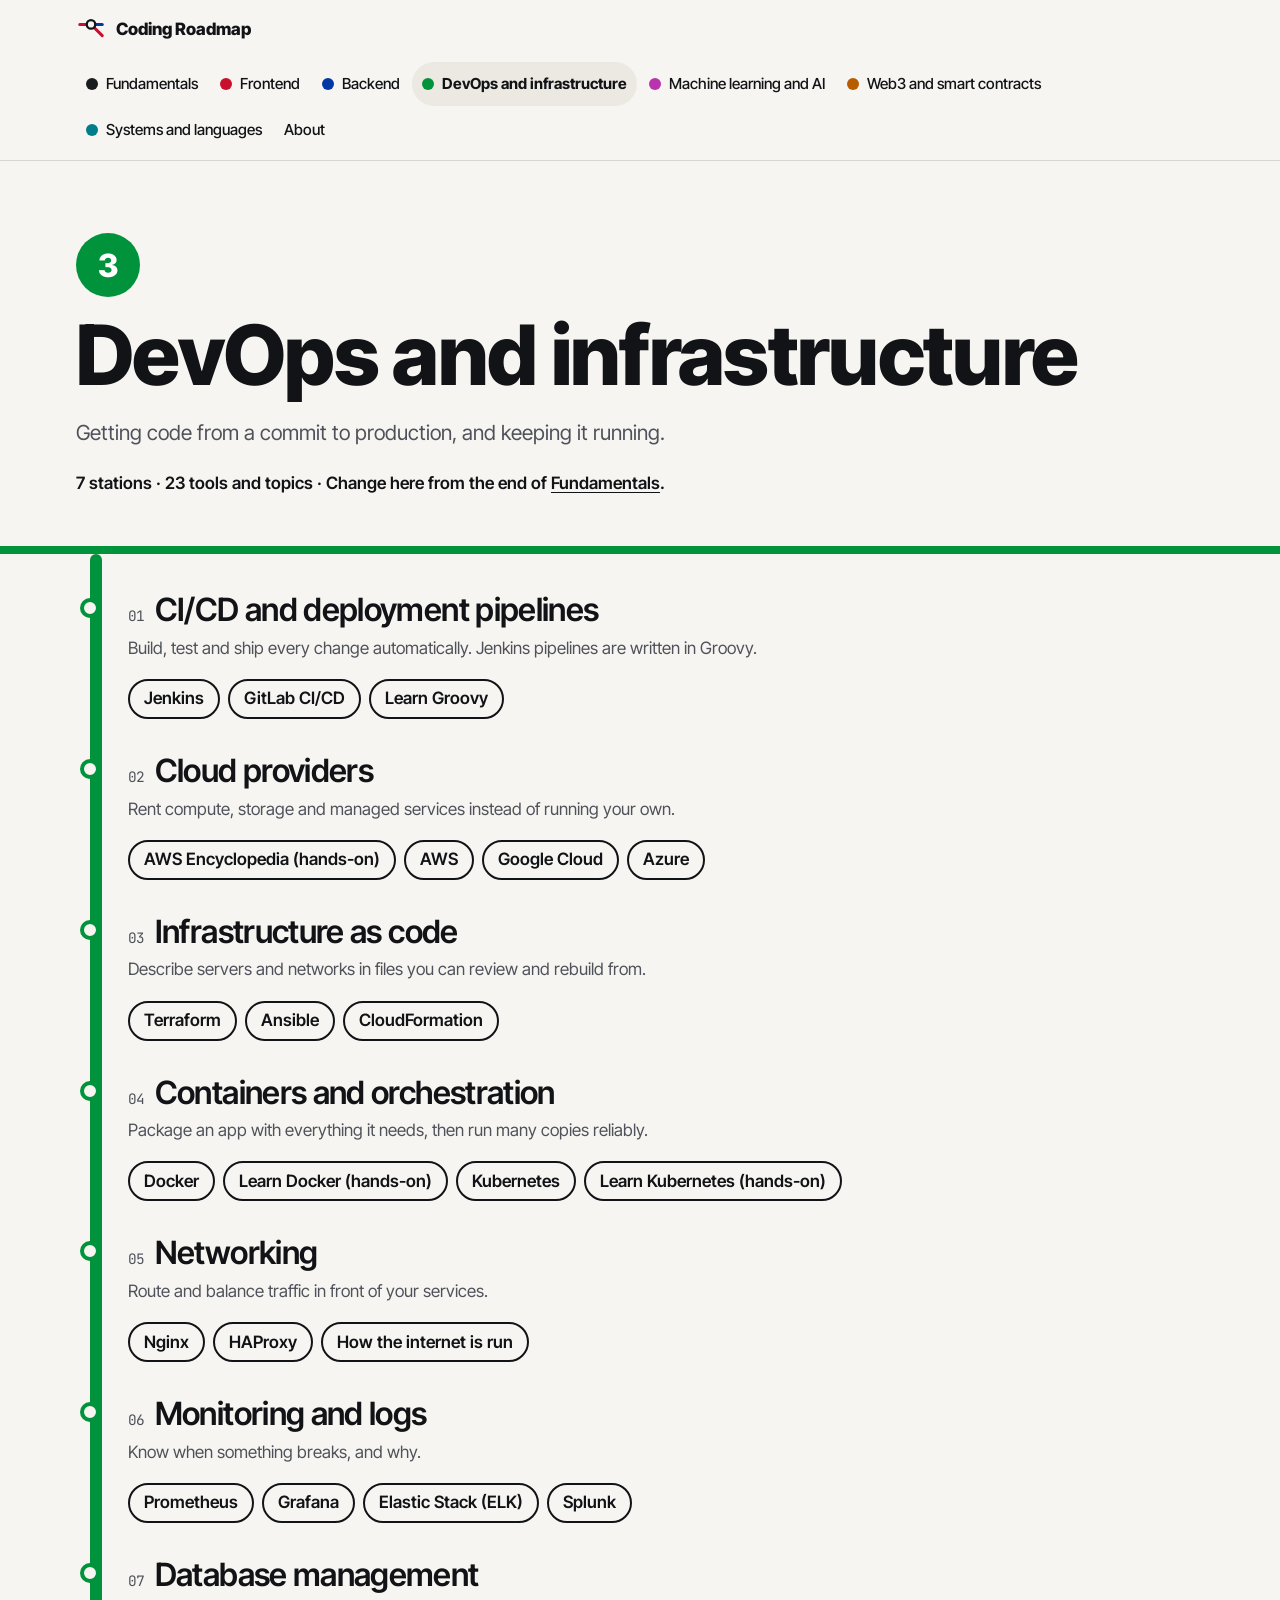
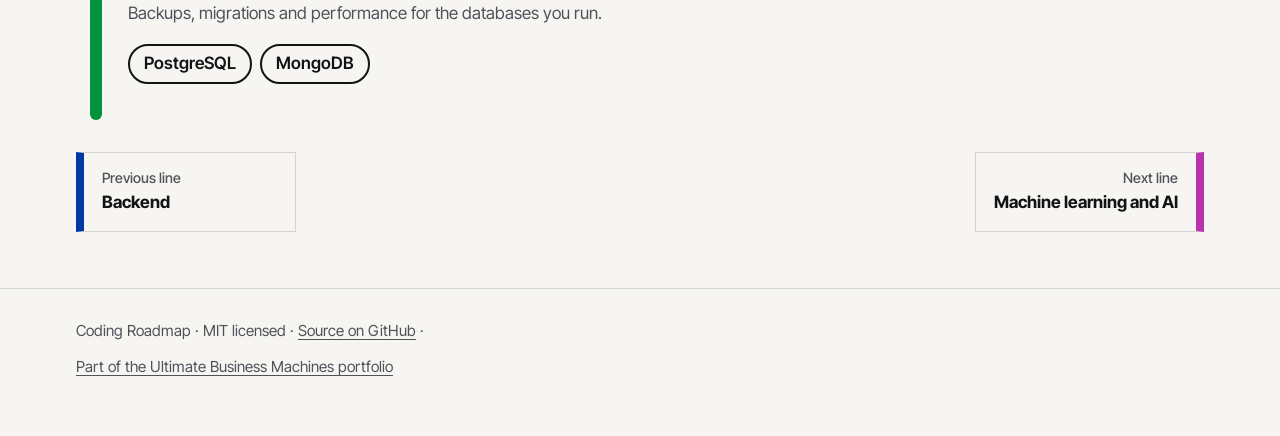
<file: site/devops.html>
<!doctype html>
<html lang="en">
<head>
<meta charset="utf-8">
<meta name="viewport" content="width=device-width, initial-scale=1">
<title>DevOps and infrastructure · Coding Roadmap</title>
<meta name="description" content="DevOps and infrastructure: Getting code from a commit to production, and keeping it running. 7 stages, each with official documentation links.">
<meta name="theme-color" content="#f6f5f1" media="(prefers-color-scheme: light)">
<meta name="theme-color" content="#121316" media="(prefers-color-scheme: dark)">
<link rel="icon" href="favicon.svg" type="image/svg+xml">
<link rel="preconnect" href="https://fonts.googleapis.com">
<link rel="preconnect" href="https://fonts.gstatic.com" crossorigin>
<link rel="stylesheet" href="https://fonts.googleapis.com/css2?family=Inter+Tight:wght@400;500;600;800&amp;family=JetBrains+Mono:wght@400&amp;display=swap">
<link rel="stylesheet" href="css/site.css">
</head>
<body>
<a class="skip" href="#main">Skip to content</a>
<header class="mast">
  <div class="wrap mast-in">
    <a class="brand" href="index.html"><svg viewBox="0 0 32 32" aria-hidden="true"><path d="M4 10h12l12 12" class="b-1"/><path d="M16 10l12 0" class="b-2"/><circle cx="16" cy="10" r="4.5" class="b-hub"/></svg>Coding Roadmap</a>
    <nav aria-label="Lines"><ul class="lines-nav"><li><a href="fundamentals.html" style="--c:var(--trunk)"><i aria-hidden="true"></i>Fundamentals</a></li><li><a href="frontend.html" style="--c:#c8102e"><i aria-hidden="true"></i>Frontend</a></li><li><a href="backend.html" style="--c:#0039a6"><i aria-hidden="true"></i>Backend</a></li><li><a href="devops.html" style="--c:#00933c" aria-current="page"><i aria-hidden="true"></i>DevOps and infrastructure</a></li><li><a href="ml.html" style="--c:#b933ad"><i aria-hidden="true"></i>Machine learning and AI</a></li><li><a href="web3.html" style="--c:#b85c00"><i aria-hidden="true"></i>Web3 and smart contracts</a></li><li><a href="systems.html" style="--c:#007d8a"><i aria-hidden="true"></i>Systems and languages</a></li><li><a class="about" href="about.html">About</a></li></ul></nav>
  </div>
</header>
<main id="main">
<header class="line-head" style="--c:#00933c">
  <div class="wrap">
    <p class="bullet" aria-hidden="true">3</p>
    <h1>DevOps and infrastructure <span class="sr-only">line</span></h1>
    <p class="lede">Getting code from a commit to production, and keeping it running.</p>
    <p class="meta">7 stations · 23 tools and topics · Change here from the end of <a href="fundamentals.html">Fundamentals</a>.</p>
  </div>
</header>
<div class="wrap">
  <ol class="route" style="--c:#00933c"><li class="station"><h2 id="s0"><span class="num" aria-hidden="true">01</span>CI/CD and deployment pipelines</h2>
  <p>Build, test and ship every change automatically. Jenkins pipelines are written in Groovy.</p><ul class="topics" aria-label="CI/CD and deployment pipelines: tools and topics"><li><a href="https://www.jenkins.io/doc/" rel="noopener">Jenkins</a></li><li><a href="https://docs.gitlab.com/ci/" rel="noopener">GitLab CI/CD</a></li><li><a href="https://learngroovy.shadw.app/" rel="noopener">Learn Groovy</a></li></ul></li><li class="station"><h2 id="s1"><span class="num" aria-hidden="true">02</span>Cloud providers</h2>
  <p>Rent compute, storage and managed services instead of running your own.</p><ul class="topics" aria-label="Cloud providers: tools and topics"><li><a href="https://awsencyclopedia.shadw.app" rel="noopener">AWS Encyclopedia (hands-on)</a></li><li><a href="https://docs.aws.amazon.com/" rel="noopener">AWS</a></li><li><a href="https://cloud.google.com/docs" rel="noopener">Google Cloud</a></li><li><a href="https://learn.microsoft.com/en-us/azure/" rel="noopener">Azure</a></li></ul></li><li class="station"><h2 id="s2"><span class="num" aria-hidden="true">03</span>Infrastructure as code</h2>
  <p>Describe servers and networks in files you can review and rebuild from.</p><ul class="topics" aria-label="Infrastructure as code: tools and topics"><li><a href="https://developer.hashicorp.com/terraform/docs" rel="noopener">Terraform</a></li><li><a href="https://docs.ansible.com/" rel="noopener">Ansible</a></li><li><a href="https://docs.aws.amazon.com/cloudformation/" rel="noopener">CloudFormation</a></li></ul></li><li class="station"><h2 id="s3"><span class="num" aria-hidden="true">04</span>Containers and orchestration</h2>
  <p>Package an app with everything it needs, then run many copies reliably.</p><ul class="topics" aria-label="Containers and orchestration: tools and topics"><li><a href="https://docs.docker.com/" rel="noopener">Docker</a></li><li><a href="https://learndocker.shadw.app" rel="noopener">Learn Docker (hands-on)</a></li><li><a href="https://kubernetes.io/docs/home/" rel="noopener">Kubernetes</a></li><li><a href="https://learnkubernetes.shadw.app" rel="noopener">Learn Kubernetes (hands-on)</a></li></ul></li><li class="station"><h2 id="s4"><span class="num" aria-hidden="true">05</span>Networking</h2>
  <p>Route and balance traffic in front of your services.</p><ul class="topics" aria-label="Networking: tools and topics"><li><a href="https://nginx.org/en/docs/" rel="noopener">Nginx</a></li><li><a href="https://www.haproxy.org/" rel="noopener">HAProxy</a></li><li><a href="https://internet-structure.shadw.app" rel="noopener">How the internet is run</a></li></ul></li><li class="station"><h2 id="s5"><span class="num" aria-hidden="true">06</span>Monitoring and logs</h2>
  <p>Know when something breaks, and why.</p><ul class="topics" aria-label="Monitoring and logs: tools and topics"><li><a href="https://prometheus.io/docs/" rel="noopener">Prometheus</a></li><li><a href="https://grafana.com/docs/" rel="noopener">Grafana</a></li><li><a href="https://www.elastic.co/docs" rel="noopener">Elastic Stack (ELK)</a></li><li><a href="https://docs.splunk.com/" rel="noopener">Splunk</a></li></ul></li><li class="station"><h2 id="s6"><span class="num" aria-hidden="true">07</span>Database management</h2>
  <p>Backups, migrations and performance for the databases you run.</p><ul class="topics" aria-label="Database management: tools and topics"><li><a href="https://www.postgresql.org/docs/" rel="noopener">PostgreSQL</a></li><li><a href="https://www.mongodb.com/docs/" rel="noopener">MongoDB</a></li></ul></li></ol>
  <nav class="pager" aria-label="Other lines"><a class="pg prev" href="backend.html" style="--c:#0039a6"><small>Previous line</small>Backend</a><a class="pg next" href="ml.html" style="--c:#b933ad"><small>Next line</small>Machine learning and AI</a></nav>
</div>
</main>
<footer class="foot"><div class="wrap">
  <p>Coding Roadmap · MIT licensed · <a href="https://github.com/SolutionsAsService/CodingRoadmap" rel="noopener">Source on GitHub</a> · <a href="https://demo.ultimatebusinessmachines.com/portfolio">Part of the Ultimate Business Machines portfolio</a></p>
</div></footer>
</body>
</html>
</file>
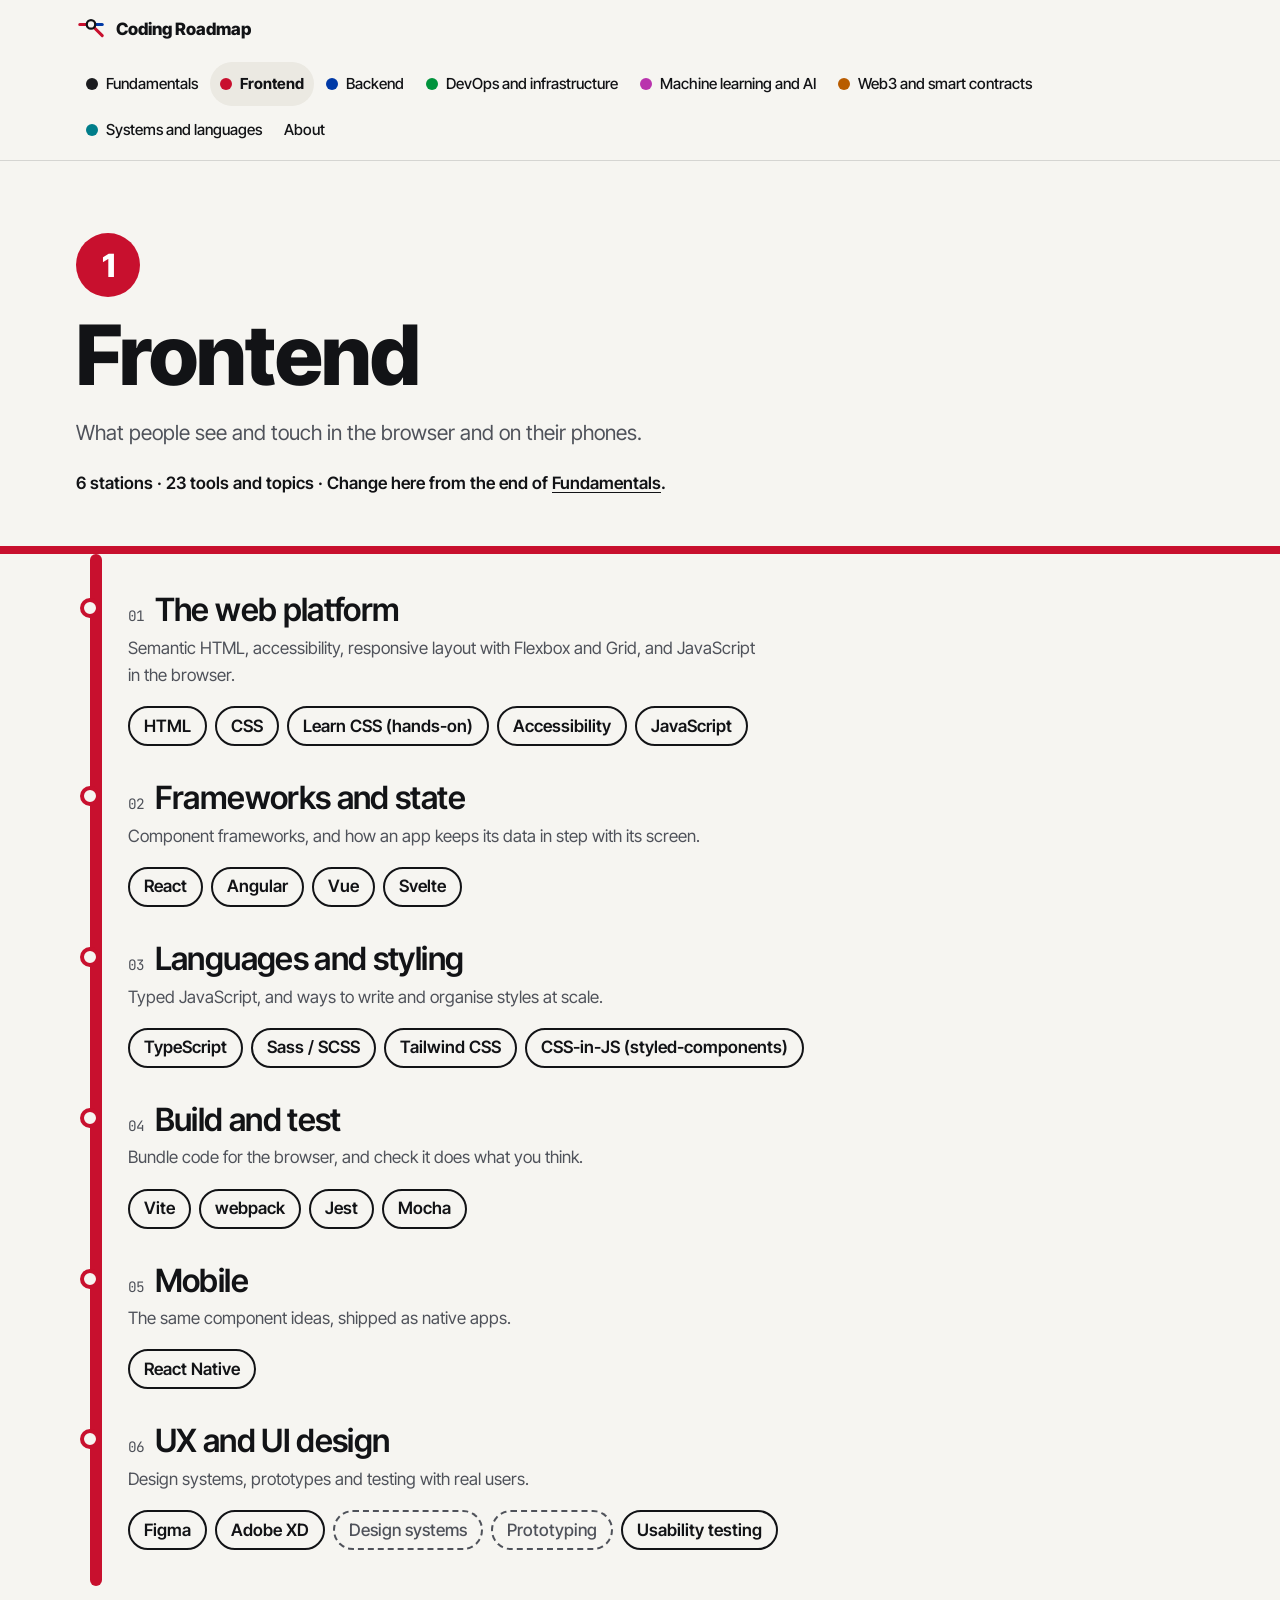
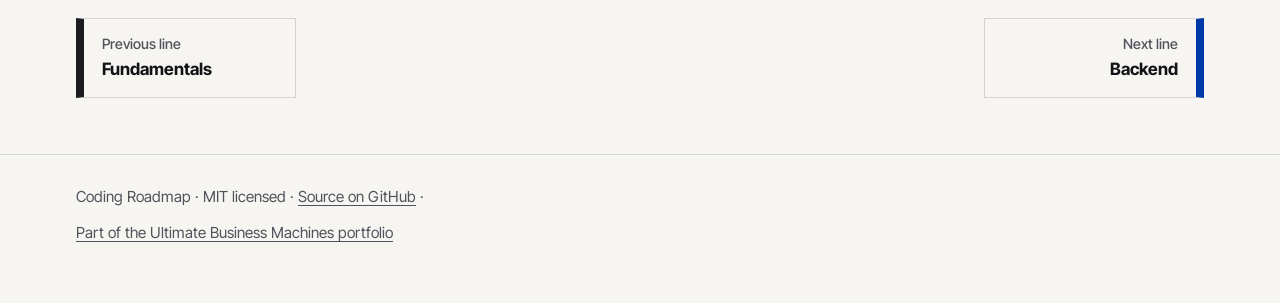
<file: site/frontend.html>
<!doctype html>
<html lang="en">
<head>
<meta charset="utf-8">
<meta name="viewport" content="width=device-width, initial-scale=1">
<title>Frontend · Coding Roadmap</title>
<meta name="description" content="Frontend: What people see and touch in the browser and on their phones. 6 stages, each with official documentation links.">
<meta name="theme-color" content="#f6f5f1" media="(prefers-color-scheme: light)">
<meta name="theme-color" content="#121316" media="(prefers-color-scheme: dark)">
<link rel="icon" href="favicon.svg" type="image/svg+xml">
<link rel="preconnect" href="https://fonts.googleapis.com">
<link rel="preconnect" href="https://fonts.gstatic.com" crossorigin>
<link rel="stylesheet" href="https://fonts.googleapis.com/css2?family=Inter+Tight:wght@400;500;600;800&amp;family=JetBrains+Mono:wght@400&amp;display=swap">
<link rel="stylesheet" href="css/site.css">
</head>
<body>
<a class="skip" href="#main">Skip to content</a>
<header class="mast">
  <div class="wrap mast-in">
    <a class="brand" href="index.html"><svg viewBox="0 0 32 32" aria-hidden="true"><path d="M4 10h12l12 12" class="b-1"/><path d="M16 10l12 0" class="b-2"/><circle cx="16" cy="10" r="4.5" class="b-hub"/></svg>Coding Roadmap</a>
    <nav aria-label="Lines"><ul class="lines-nav"><li><a href="fundamentals.html" style="--c:var(--trunk)"><i aria-hidden="true"></i>Fundamentals</a></li><li><a href="frontend.html" style="--c:#c8102e" aria-current="page"><i aria-hidden="true"></i>Frontend</a></li><li><a href="backend.html" style="--c:#0039a6"><i aria-hidden="true"></i>Backend</a></li><li><a href="devops.html" style="--c:#00933c"><i aria-hidden="true"></i>DevOps and infrastructure</a></li><li><a href="ml.html" style="--c:#b933ad"><i aria-hidden="true"></i>Machine learning and AI</a></li><li><a href="web3.html" style="--c:#b85c00"><i aria-hidden="true"></i>Web3 and smart contracts</a></li><li><a href="systems.html" style="--c:#007d8a"><i aria-hidden="true"></i>Systems and languages</a></li><li><a class="about" href="about.html">About</a></li></ul></nav>
  </div>
</header>
<main id="main">
<header class="line-head" style="--c:#c8102e">
  <div class="wrap">
    <p class="bullet" aria-hidden="true">1</p>
    <h1>Frontend <span class="sr-only">line</span></h1>
    <p class="lede">What people see and touch in the browser and on their phones.</p>
    <p class="meta">6 stations · 23 tools and topics · Change here from the end of <a href="fundamentals.html">Fundamentals</a>.</p>
  </div>
</header>
<div class="wrap">
  <ol class="route" style="--c:#c8102e"><li class="station"><h2 id="s0"><span class="num" aria-hidden="true">01</span>The web platform</h2>
  <p>Semantic HTML, accessibility, responsive layout with Flexbox and Grid, and JavaScript in the browser.</p><ul class="topics" aria-label="The web platform: tools and topics"><li><a href="https://developer.mozilla.org/en-US/docs/Web/HTML" rel="noopener">HTML</a></li><li><a href="https://developer.mozilla.org/en-US/docs/Web/CSS" rel="noopener">CSS</a></li><li><a href="https://learncss.shadw.app" rel="noopener">Learn CSS (hands-on)</a></li><li><a href="https://www.w3.org/WAI/fundamentals/" rel="noopener">Accessibility</a></li><li><a href="https://developer.mozilla.org/en-US/docs/Web/JavaScript" rel="noopener">JavaScript</a></li></ul></li><li class="station"><h2 id="s1"><span class="num" aria-hidden="true">02</span>Frameworks and state</h2>
  <p>Component frameworks, and how an app keeps its data in step with its screen.</p><ul class="topics" aria-label="Frameworks and state: tools and topics"><li><a href="https://react.dev/" rel="noopener">React</a></li><li><a href="https://angular.dev/" rel="noopener">Angular</a></li><li><a href="https://vuejs.org/" rel="noopener">Vue</a></li><li><a href="https://svelte.dev/" rel="noopener">Svelte</a></li></ul></li><li class="station"><h2 id="s2"><span class="num" aria-hidden="true">03</span>Languages and styling</h2>
  <p>Typed JavaScript, and ways to write and organise styles at scale.</p><ul class="topics" aria-label="Languages and styling: tools and topics"><li><a href="https://www.typescriptlang.org/docs/" rel="noopener">TypeScript</a></li><li><a href="https://sass-lang.com/documentation/" rel="noopener">Sass / SCSS</a></li><li><a href="https://tailwindcss.com/docs" rel="noopener">Tailwind CSS</a></li><li><a href="https://styled-components.com/docs" rel="noopener">CSS-in-JS (styled-components)</a></li></ul></li><li class="station"><h2 id="s3"><span class="num" aria-hidden="true">04</span>Build and test</h2>
  <p>Bundle code for the browser, and check it does what you think.</p><ul class="topics" aria-label="Build and test: tools and topics"><li><a href="https://vite.dev/guide/" rel="noopener">Vite</a></li><li><a href="https://webpack.js.org/concepts/" rel="noopener">webpack</a></li><li><a href="https://jestjs.io/docs/getting-started" rel="noopener">Jest</a></li><li><a href="https://mochajs.org/" rel="noopener">Mocha</a></li></ul></li><li class="station"><h2 id="s4"><span class="num" aria-hidden="true">05</span>Mobile</h2>
  <p>The same component ideas, shipped as native apps.</p><ul class="topics" aria-label="Mobile: tools and topics"><li><a href="https://reactnative.dev/docs/getting-started" rel="noopener">React Native</a></li></ul></li><li class="station"><h2 id="s5"><span class="num" aria-hidden="true">06</span>UX and UI design</h2>
  <p>Design systems, prototypes and testing with real users.</p><ul class="topics" aria-label="UX and UI design: tools and topics"><li><a href="https://help.figma.com/" rel="noopener">Figma</a></li><li><a href="https://helpx.adobe.com/xd/user-guide.html" rel="noopener">Adobe XD</a></li><li><span>Design systems</span></li><li><span>Prototyping</span></li><li><a href="https://www.nngroup.com/articles/usability-testing-101/" rel="noopener">Usability testing</a></li></ul></li></ol>
  <nav class="pager" aria-label="Other lines"><a class="pg prev" href="fundamentals.html" style="--c:var(--trunk)"><small>Previous line</small>Fundamentals</a><a class="pg next" href="backend.html" style="--c:#0039a6"><small>Next line</small>Backend</a></nav>
</div>
</main>
<footer class="foot"><div class="wrap">
  <p>Coding Roadmap · MIT licensed · <a href="https://github.com/SolutionsAsService/CodingRoadmap" rel="noopener">Source on GitHub</a> · <a href="https://demo.ultimatebusinessmachines.com/portfolio">Part of the Ultimate Business Machines portfolio</a></p>
</div></footer>
</body>
</html>
</file>
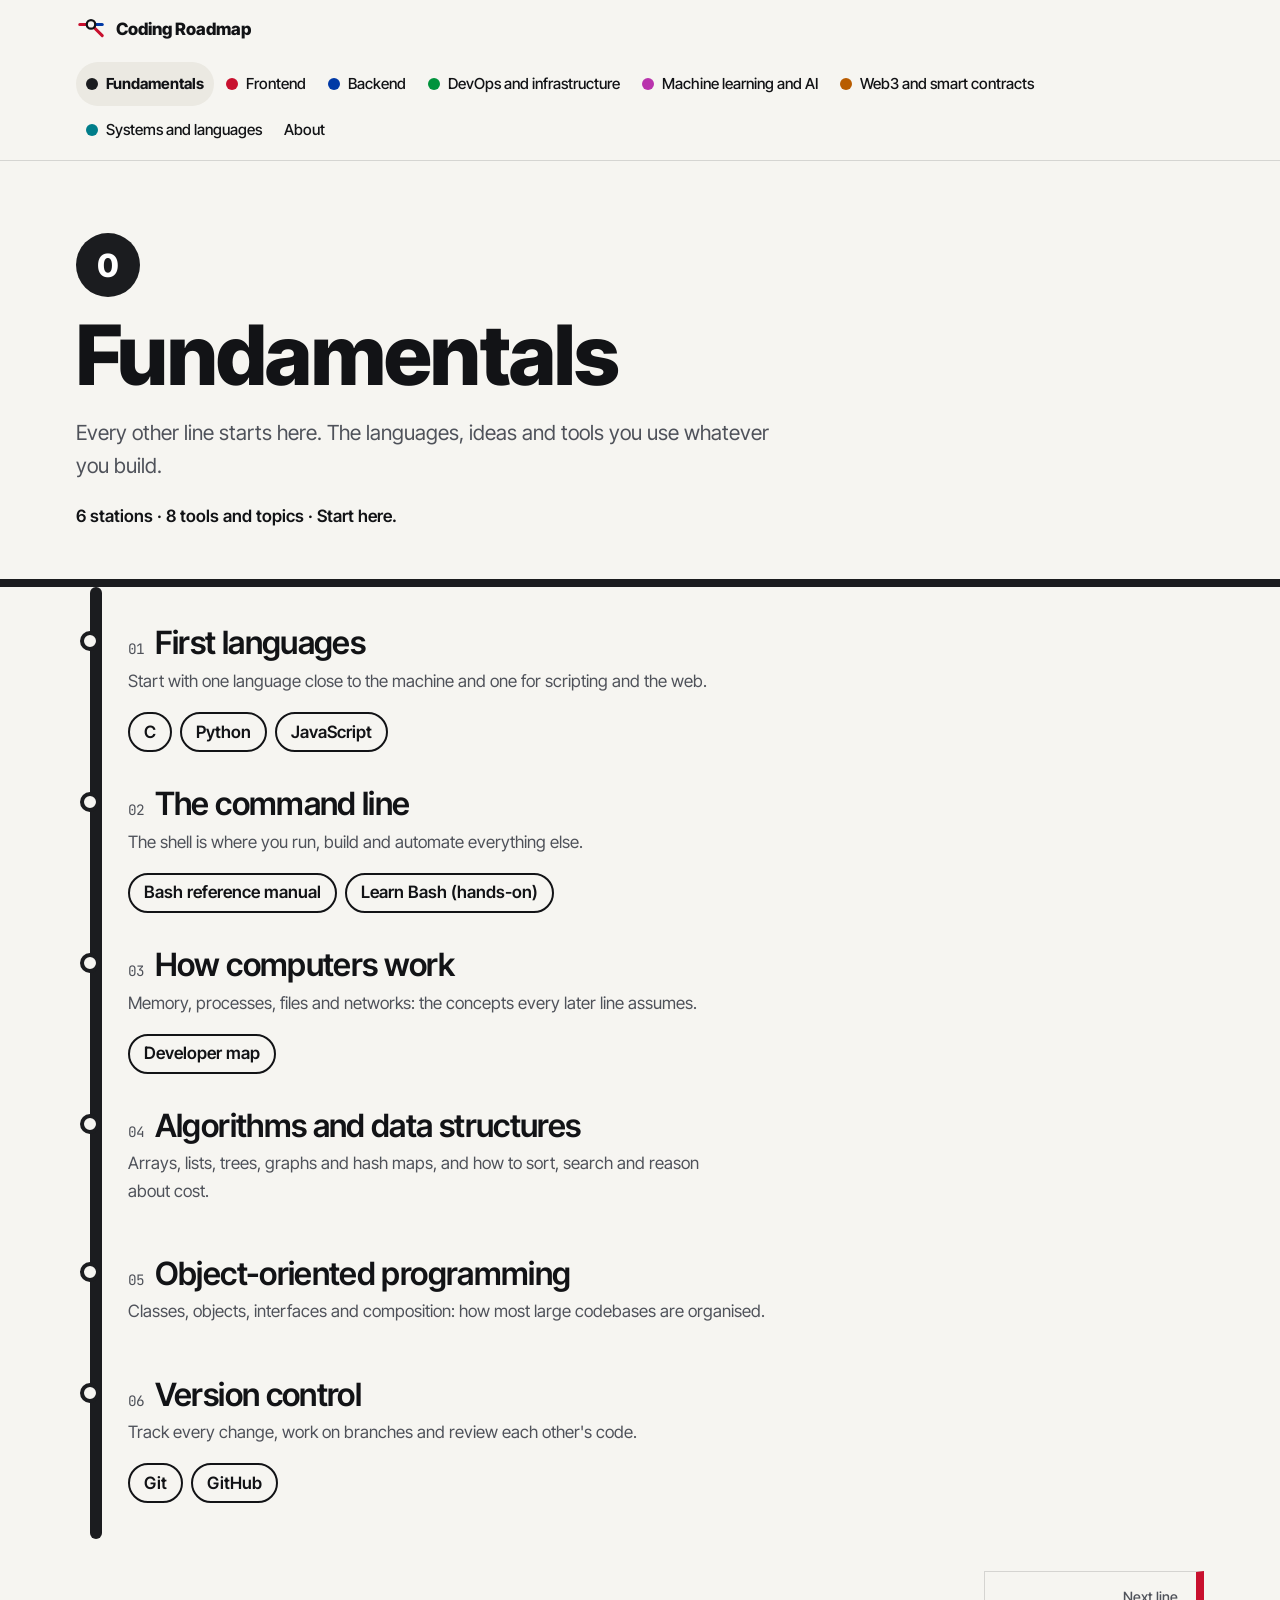
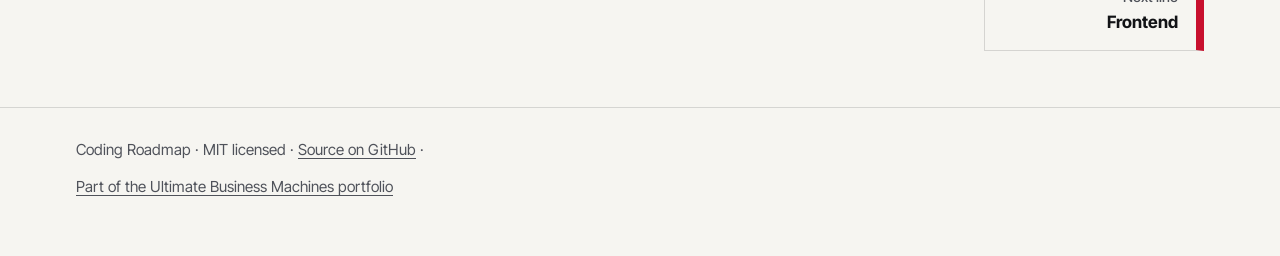
<file: site/fundamentals.html>
<!doctype html>
<html lang="en">
<head>
<meta charset="utf-8">
<meta name="viewport" content="width=device-width, initial-scale=1">
<title>Fundamentals · Coding Roadmap</title>
<meta name="description" content="Fundamentals: Every other line starts here. The languages, ideas and tools you use whatever you build. 6 stages, each with official documentation links.">
<meta name="theme-color" content="#f6f5f1" media="(prefers-color-scheme: light)">
<meta name="theme-color" content="#121316" media="(prefers-color-scheme: dark)">
<link rel="icon" href="favicon.svg" type="image/svg+xml">
<link rel="preconnect" href="https://fonts.googleapis.com">
<link rel="preconnect" href="https://fonts.gstatic.com" crossorigin>
<link rel="stylesheet" href="https://fonts.googleapis.com/css2?family=Inter+Tight:wght@400;500;600;800&amp;family=JetBrains+Mono:wght@400&amp;display=swap">
<link rel="stylesheet" href="css/site.css">
</head>
<body>
<a class="skip" href="#main">Skip to content</a>
<header class="mast">
  <div class="wrap mast-in">
    <a class="brand" href="index.html"><svg viewBox="0 0 32 32" aria-hidden="true"><path d="M4 10h12l12 12" class="b-1"/><path d="M16 10l12 0" class="b-2"/><circle cx="16" cy="10" r="4.5" class="b-hub"/></svg>Coding Roadmap</a>
    <nav aria-label="Lines"><ul class="lines-nav"><li><a href="fundamentals.html" style="--c:var(--trunk)" aria-current="page"><i aria-hidden="true"></i>Fundamentals</a></li><li><a href="frontend.html" style="--c:#c8102e"><i aria-hidden="true"></i>Frontend</a></li><li><a href="backend.html" style="--c:#0039a6"><i aria-hidden="true"></i>Backend</a></li><li><a href="devops.html" style="--c:#00933c"><i aria-hidden="true"></i>DevOps and infrastructure</a></li><li><a href="ml.html" style="--c:#b933ad"><i aria-hidden="true"></i>Machine learning and AI</a></li><li><a href="web3.html" style="--c:#b85c00"><i aria-hidden="true"></i>Web3 and smart contracts</a></li><li><a href="systems.html" style="--c:#007d8a"><i aria-hidden="true"></i>Systems and languages</a></li><li><a class="about" href="about.html">About</a></li></ul></nav>
  </div>
</header>
<main id="main">
<header class="line-head" style="--c:var(--trunk)">
  <div class="wrap">
    <p class="bullet" aria-hidden="true">0</p>
    <h1>Fundamentals <span class="sr-only">line</span></h1>
    <p class="lede">Every other line starts here. The languages, ideas and tools you use whatever you build.</p>
    <p class="meta">6 stations · 8 tools and topics · Start here.</p>
  </div>
</header>
<div class="wrap">
  <ol class="route" style="--c:var(--trunk)"><li class="station"><h2 id="s0"><span class="num" aria-hidden="true">01</span>First languages</h2>
  <p>Start with one language close to the machine and one for scripting and the web.</p><ul class="topics" aria-label="First languages: tools and topics"><li><a href="https://en.cppreference.com/c" rel="noopener">C</a></li><li><a href="https://docs.python.org/3/" rel="noopener">Python</a></li><li><a href="https://developer.mozilla.org/en-US/docs/Web/JavaScript" rel="noopener">JavaScript</a></li></ul></li><li class="station"><h2 id="s1"><span class="num" aria-hidden="true">02</span>The command line</h2>
  <p>The shell is where you run, build and automate everything else.</p><ul class="topics" aria-label="The command line: tools and topics"><li><a href="https://www.gnu.org/software/bash/manual/bash.html" rel="noopener">Bash reference manual</a></li><li><a href="https://learnbash.shadw.app" rel="noopener">Learn Bash (hands-on)</a></li></ul></li><li class="station"><h2 id="s2"><span class="num" aria-hidden="true">03</span>How computers work</h2>
  <p>Memory, processes, files and networks: the concepts every later line assumes.</p><ul class="topics" aria-label="How computers work: tools and topics"><li><a href="https://developer-map.shadw.app" rel="noopener">Developer map</a></li></ul></li><li class="station"><h2 id="s3"><span class="num" aria-hidden="true">04</span>Algorithms and data structures</h2>
  <p>Arrays, lists, trees, graphs and hash maps, and how to sort, search and reason about cost.</p></li><li class="station"><h2 id="s4"><span class="num" aria-hidden="true">05</span>Object-oriented programming</h2>
  <p>Classes, objects, interfaces and composition: how most large codebases are organised.</p></li><li class="station"><h2 id="s5"><span class="num" aria-hidden="true">06</span>Version control</h2>
  <p>Track every change, work on branches and review each other&#x27;s code.</p><ul class="topics" aria-label="Version control: tools and topics"><li><a href="https://git-scm.com/doc" rel="noopener">Git</a></li><li><a href="https://docs.github.com/" rel="noopener">GitHub</a></li></ul></li></ol>
  <nav class="pager" aria-label="Other lines"><a class="pg next" href="frontend.html" style="--c:#c8102e"><small>Next line</small>Frontend</a></nav>
</div>
</main>
<footer class="foot"><div class="wrap">
  <p>Coding Roadmap · MIT licensed · <a href="https://github.com/SolutionsAsService/CodingRoadmap" rel="noopener">Source on GitHub</a> · <a href="https://demo.ultimatebusinessmachines.com/portfolio">Part of the Ultimate Business Machines portfolio</a></p>
</div></footer>
</body>
</html>
</file>
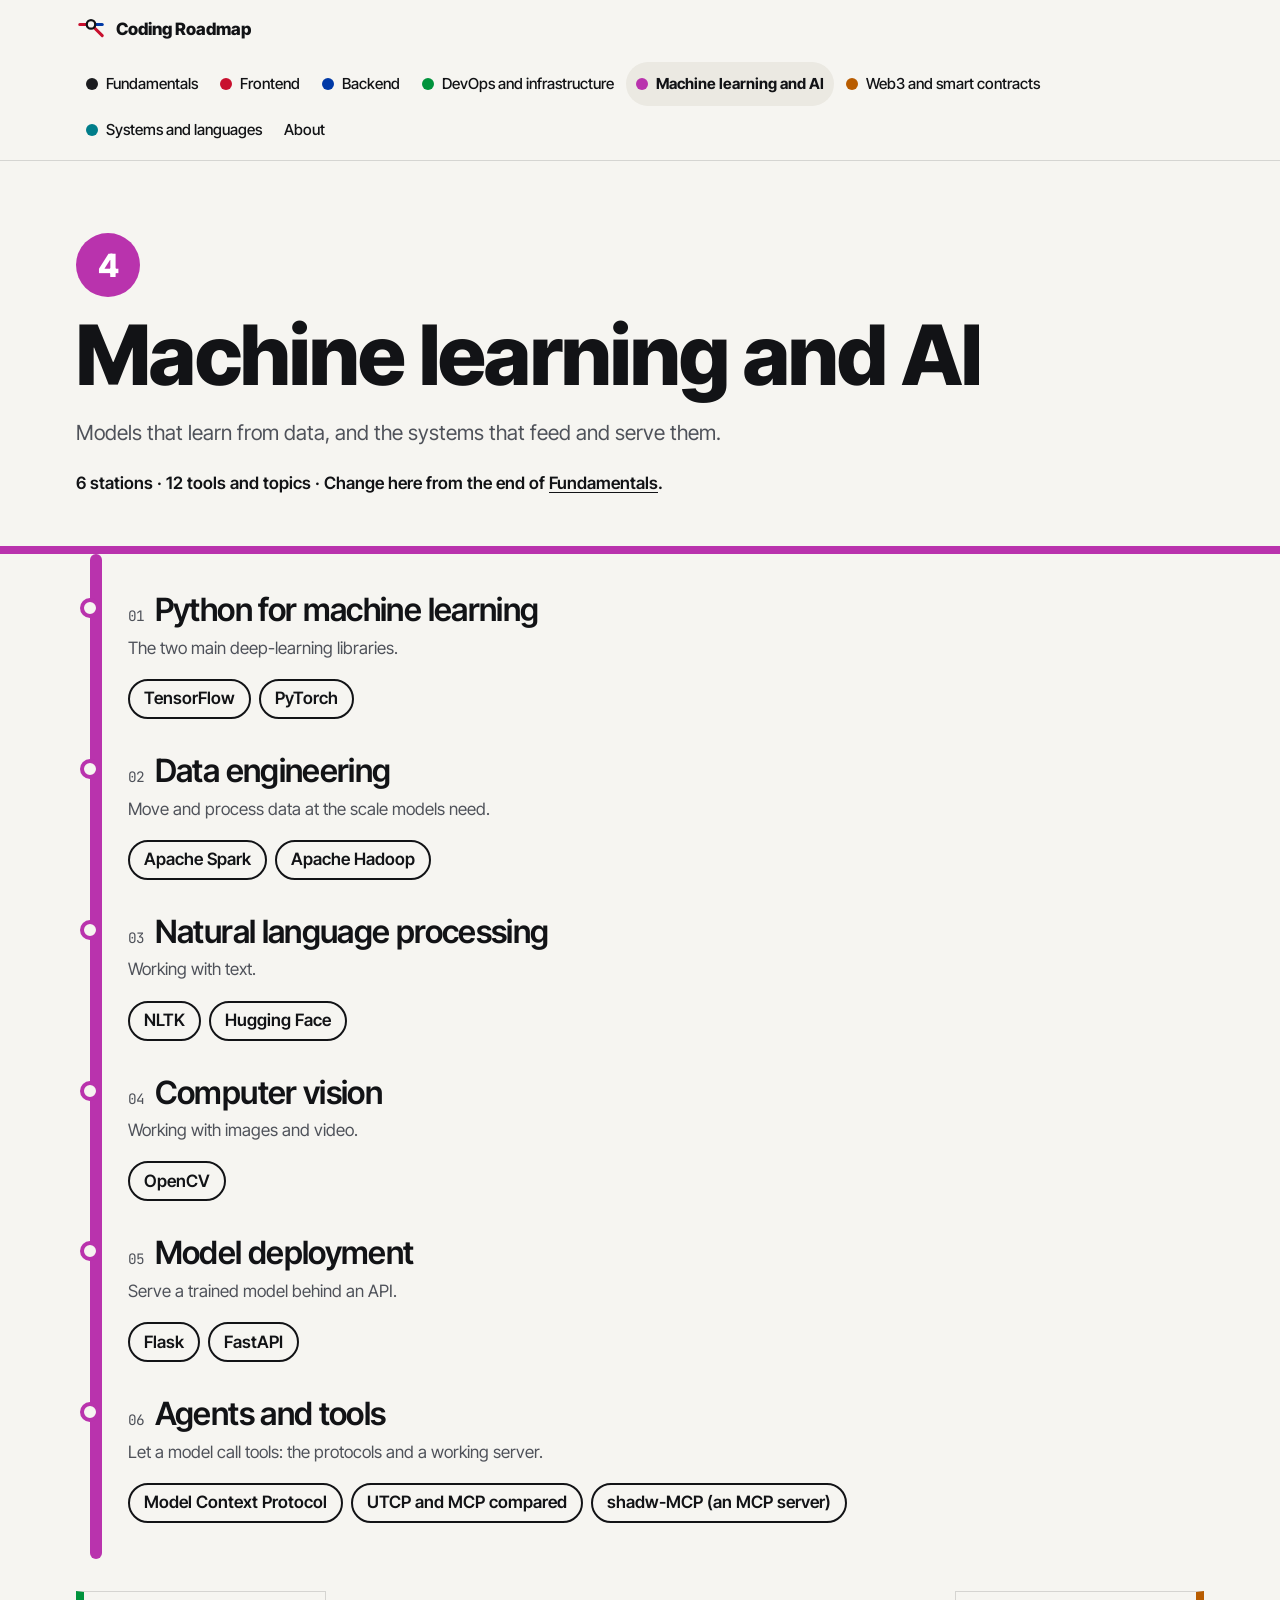
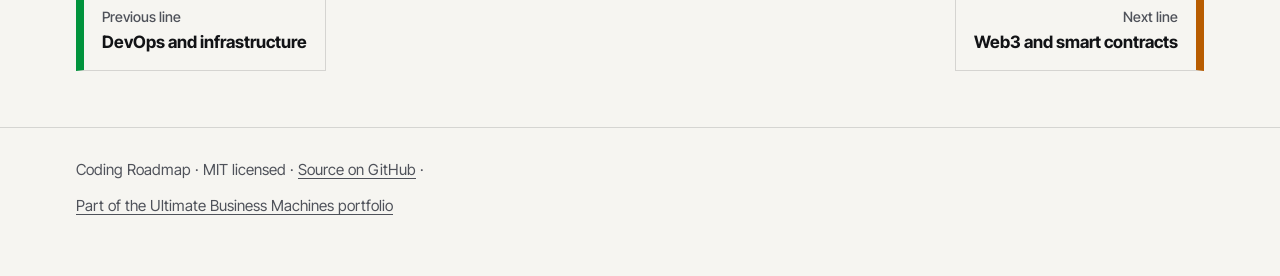
<file: site/ml.html>
<!doctype html>
<html lang="en">
<head>
<meta charset="utf-8">
<meta name="viewport" content="width=device-width, initial-scale=1">
<title>Machine learning and AI · Coding Roadmap</title>
<meta name="description" content="Machine learning and AI: Models that learn from data, and the systems that feed and serve them. 6 stages, each with official documentation links.">
<meta name="theme-color" content="#f6f5f1" media="(prefers-color-scheme: light)">
<meta name="theme-color" content="#121316" media="(prefers-color-scheme: dark)">
<link rel="icon" href="favicon.svg" type="image/svg+xml">
<link rel="preconnect" href="https://fonts.googleapis.com">
<link rel="preconnect" href="https://fonts.gstatic.com" crossorigin>
<link rel="stylesheet" href="https://fonts.googleapis.com/css2?family=Inter+Tight:wght@400;500;600;800&amp;family=JetBrains+Mono:wght@400&amp;display=swap">
<link rel="stylesheet" href="css/site.css">
</head>
<body>
<a class="skip" href="#main">Skip to content</a>
<header class="mast">
  <div class="wrap mast-in">
    <a class="brand" href="index.html"><svg viewBox="0 0 32 32" aria-hidden="true"><path d="M4 10h12l12 12" class="b-1"/><path d="M16 10l12 0" class="b-2"/><circle cx="16" cy="10" r="4.5" class="b-hub"/></svg>Coding Roadmap</a>
    <nav aria-label="Lines"><ul class="lines-nav"><li><a href="fundamentals.html" style="--c:var(--trunk)"><i aria-hidden="true"></i>Fundamentals</a></li><li><a href="frontend.html" style="--c:#c8102e"><i aria-hidden="true"></i>Frontend</a></li><li><a href="backend.html" style="--c:#0039a6"><i aria-hidden="true"></i>Backend</a></li><li><a href="devops.html" style="--c:#00933c"><i aria-hidden="true"></i>DevOps and infrastructure</a></li><li><a href="ml.html" style="--c:#b933ad" aria-current="page"><i aria-hidden="true"></i>Machine learning and AI</a></li><li><a href="web3.html" style="--c:#b85c00"><i aria-hidden="true"></i>Web3 and smart contracts</a></li><li><a href="systems.html" style="--c:#007d8a"><i aria-hidden="true"></i>Systems and languages</a></li><li><a class="about" href="about.html">About</a></li></ul></nav>
  </div>
</header>
<main id="main">
<header class="line-head" style="--c:#b933ad">
  <div class="wrap">
    <p class="bullet" aria-hidden="true">4</p>
    <h1>Machine learning and AI <span class="sr-only">line</span></h1>
    <p class="lede">Models that learn from data, and the systems that feed and serve them.</p>
    <p class="meta">6 stations · 12 tools and topics · Change here from the end of <a href="fundamentals.html">Fundamentals</a>.</p>
  </div>
</header>
<div class="wrap">
  <ol class="route" style="--c:#b933ad"><li class="station"><h2 id="s0"><span class="num" aria-hidden="true">01</span>Python for machine learning</h2>
  <p>The two main deep-learning libraries.</p><ul class="topics" aria-label="Python for machine learning: tools and topics"><li><a href="https://www.tensorflow.org/learn" rel="noopener">TensorFlow</a></li><li><a href="https://docs.pytorch.org/docs/stable/" rel="noopener">PyTorch</a></li></ul></li><li class="station"><h2 id="s1"><span class="num" aria-hidden="true">02</span>Data engineering</h2>
  <p>Move and process data at the scale models need.</p><ul class="topics" aria-label="Data engineering: tools and topics"><li><a href="https://spark.apache.org/docs/latest/" rel="noopener">Apache Spark</a></li><li><a href="https://hadoop.apache.org/docs/stable/" rel="noopener">Apache Hadoop</a></li></ul></li><li class="station"><h2 id="s2"><span class="num" aria-hidden="true">03</span>Natural language processing</h2>
  <p>Working with text.</p><ul class="topics" aria-label="Natural language processing: tools and topics"><li><a href="https://www.nltk.org/" rel="noopener">NLTK</a></li><li><a href="https://huggingface.co/docs" rel="noopener">Hugging Face</a></li></ul></li><li class="station"><h2 id="s3"><span class="num" aria-hidden="true">04</span>Computer vision</h2>
  <p>Working with images and video.</p><ul class="topics" aria-label="Computer vision: tools and topics"><li><a href="https://docs.opencv.org/" rel="noopener">OpenCV</a></li></ul></li><li class="station"><h2 id="s4"><span class="num" aria-hidden="true">05</span>Model deployment</h2>
  <p>Serve a trained model behind an API.</p><ul class="topics" aria-label="Model deployment: tools and topics"><li><a href="https://flask.palletsprojects.com/" rel="noopener">Flask</a></li><li><a href="https://fastapi.tiangolo.com/" rel="noopener">FastAPI</a></li></ul></li><li class="station"><h2 id="s5"><span class="num" aria-hidden="true">06</span>Agents and tools</h2>
  <p>Let a model call tools: the protocols and a working server.</p><ul class="topics" aria-label="Agents and tools: tools and topics"><li><a href="https://modelcontextprotocol.io/" rel="noopener">Model Context Protocol</a></li><li><a href="https://utcp.shadw.app" rel="noopener">UTCP and MCP compared</a></li><li><a href="https://shadw-mcp.shadw.app" rel="noopener">shadw-MCP (an MCP server)</a></li></ul></li></ol>
  <nav class="pager" aria-label="Other lines"><a class="pg prev" href="devops.html" style="--c:#00933c"><small>Previous line</small>DevOps and infrastructure</a><a class="pg next" href="web3.html" style="--c:#b85c00"><small>Next line</small>Web3 and smart contracts</a></nav>
</div>
</main>
<footer class="foot"><div class="wrap">
  <p>Coding Roadmap · MIT licensed · <a href="https://github.com/SolutionsAsService/CodingRoadmap" rel="noopener">Source on GitHub</a> · <a href="https://demo.ultimatebusinessmachines.com/portfolio">Part of the Ultimate Business Machines portfolio</a></p>
</div></footer>
</body>
</html>
</file>
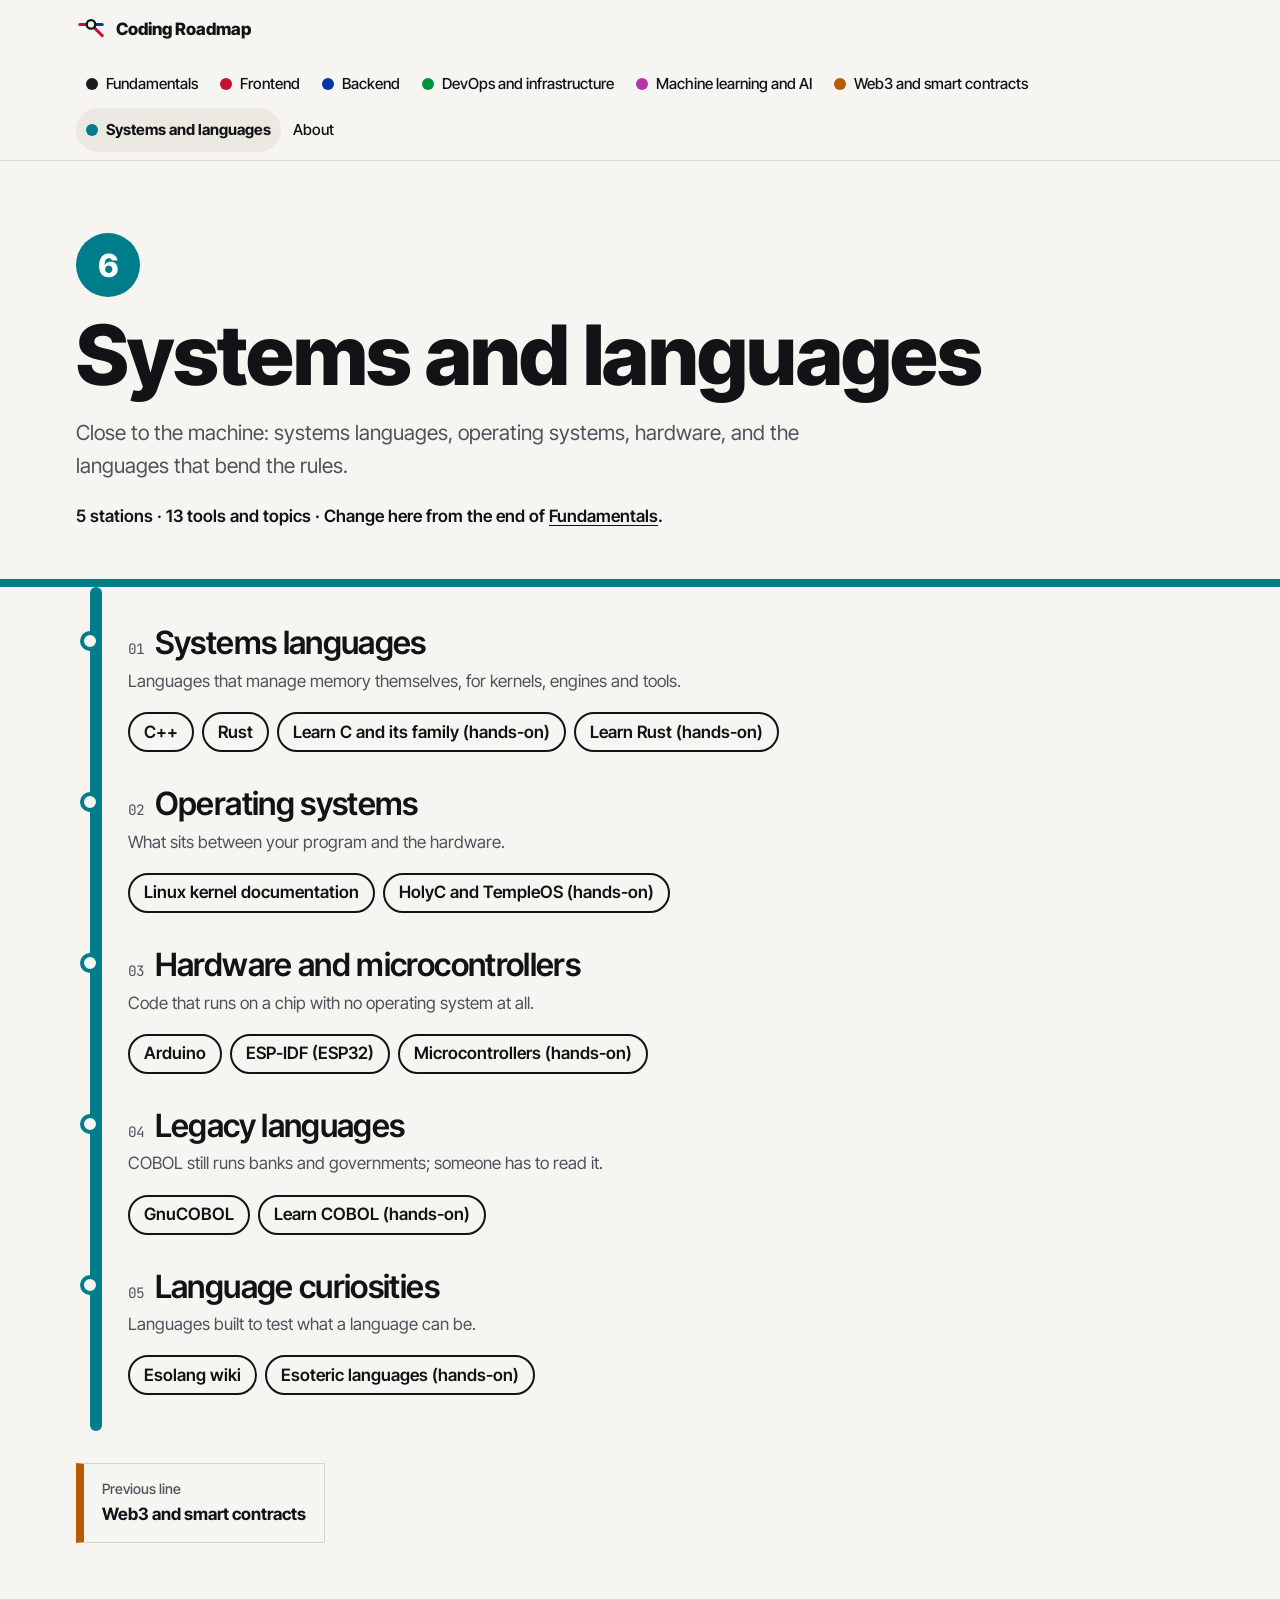
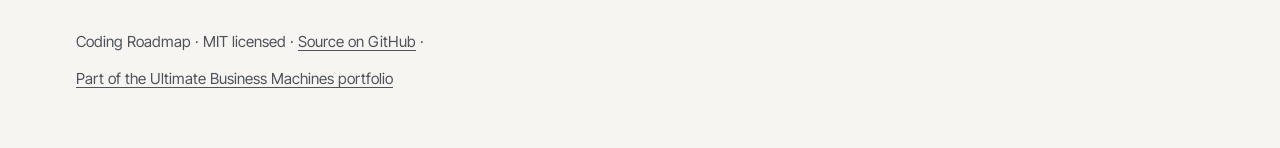
<file: site/systems.html>
<!doctype html>
<html lang="en">
<head>
<meta charset="utf-8">
<meta name="viewport" content="width=device-width, initial-scale=1">
<title>Systems and languages · Coding Roadmap</title>
<meta name="description" content="Systems and languages: Close to the machine: systems languages, operating systems, hardware, and the languages that bend the rules. 5 stages, each with official documentation links.">
<meta name="theme-color" content="#f6f5f1" media="(prefers-color-scheme: light)">
<meta name="theme-color" content="#121316" media="(prefers-color-scheme: dark)">
<link rel="icon" href="favicon.svg" type="image/svg+xml">
<link rel="preconnect" href="https://fonts.googleapis.com">
<link rel="preconnect" href="https://fonts.gstatic.com" crossorigin>
<link rel="stylesheet" href="https://fonts.googleapis.com/css2?family=Inter+Tight:wght@400;500;600;800&amp;family=JetBrains+Mono:wght@400&amp;display=swap">
<link rel="stylesheet" href="css/site.css">
</head>
<body>
<a class="skip" href="#main">Skip to content</a>
<header class="mast">
  <div class="wrap mast-in">
    <a class="brand" href="index.html"><svg viewBox="0 0 32 32" aria-hidden="true"><path d="M4 10h12l12 12" class="b-1"/><path d="M16 10l12 0" class="b-2"/><circle cx="16" cy="10" r="4.5" class="b-hub"/></svg>Coding Roadmap</a>
    <nav aria-label="Lines"><ul class="lines-nav"><li><a href="fundamentals.html" style="--c:var(--trunk)"><i aria-hidden="true"></i>Fundamentals</a></li><li><a href="frontend.html" style="--c:#c8102e"><i aria-hidden="true"></i>Frontend</a></li><li><a href="backend.html" style="--c:#0039a6"><i aria-hidden="true"></i>Backend</a></li><li><a href="devops.html" style="--c:#00933c"><i aria-hidden="true"></i>DevOps and infrastructure</a></li><li><a href="ml.html" style="--c:#b933ad"><i aria-hidden="true"></i>Machine learning and AI</a></li><li><a href="web3.html" style="--c:#b85c00"><i aria-hidden="true"></i>Web3 and smart contracts</a></li><li><a href="systems.html" style="--c:#007d8a" aria-current="page"><i aria-hidden="true"></i>Systems and languages</a></li><li><a class="about" href="about.html">About</a></li></ul></nav>
  </div>
</header>
<main id="main">
<header class="line-head" style="--c:#007d8a">
  <div class="wrap">
    <p class="bullet" aria-hidden="true">6</p>
    <h1>Systems and languages <span class="sr-only">line</span></h1>
    <p class="lede">Close to the machine: systems languages, operating systems, hardware, and the languages that bend the rules.</p>
    <p class="meta">5 stations · 13 tools and topics · Change here from the end of <a href="fundamentals.html">Fundamentals</a>.</p>
  </div>
</header>
<div class="wrap">
  <ol class="route" style="--c:#007d8a"><li class="station"><h2 id="s0"><span class="num" aria-hidden="true">01</span>Systems languages</h2>
  <p>Languages that manage memory themselves, for kernels, engines and tools.</p><ul class="topics" aria-label="Systems languages: tools and topics"><li><a href="https://en.cppreference.com/" rel="noopener">C++</a></li><li><a href="https://doc.rust-lang.org/book/" rel="noopener">Rust</a></li><li><a href="https://learnc.shadw.app" rel="noopener">Learn C and its family (hands-on)</a></li><li><a href="https://learnrust.shadw.app" rel="noopener">Learn Rust (hands-on)</a></li></ul></li><li class="station"><h2 id="s1"><span class="num" aria-hidden="true">02</span>Operating systems</h2>
  <p>What sits between your program and the hardware.</p><ul class="topics" aria-label="Operating systems: tools and topics"><li><a href="https://docs.kernel.org/" rel="noopener">Linux kernel documentation</a></li><li><a href="https://holyc.shadw.app" rel="noopener">HolyC and TempleOS (hands-on)</a></li></ul></li><li class="station"><h2 id="s2"><span class="num" aria-hidden="true">03</span>Hardware and microcontrollers</h2>
  <p>Code that runs on a chip with no operating system at all.</p><ul class="topics" aria-label="Hardware and microcontrollers: tools and topics"><li><a href="https://docs.arduino.cc/" rel="noopener">Arduino</a></li><li><a href="https://docs.espressif.com/projects/esp-idf/en/latest/" rel="noopener">ESP-IDF (ESP32)</a></li><li><a href="https://microcontrollers.shadw.app" rel="noopener">Microcontrollers (hands-on)</a></li></ul></li><li class="station"><h2 id="s3"><span class="num" aria-hidden="true">04</span>Legacy languages</h2>
  <p>COBOL still runs banks and governments; someone has to read it.</p><ul class="topics" aria-label="Legacy languages: tools and topics"><li><a href="https://gnucobol.sourceforge.io/" rel="noopener">GnuCOBOL</a></li><li><a href="https://learncobol.shadw.app" rel="noopener">Learn COBOL (hands-on)</a></li></ul></li><li class="station"><h2 id="s4"><span class="num" aria-hidden="true">05</span>Language curiosities</h2>
  <p>Languages built to test what a language can be.</p><ul class="topics" aria-label="Language curiosities: tools and topics"><li><a href="https://esolangs.org/" rel="noopener">Esolang wiki</a></li><li><a href="https://esoteric-languages.shadw.app" rel="noopener">Esoteric languages (hands-on)</a></li></ul></li></ol>
  <nav class="pager" aria-label="Other lines"><a class="pg prev" href="web3.html" style="--c:#b85c00"><small>Previous line</small>Web3 and smart contracts</a></nav>
</div>
</main>
<footer class="foot"><div class="wrap">
  <p>Coding Roadmap · MIT licensed · <a href="https://github.com/SolutionsAsService/CodingRoadmap" rel="noopener">Source on GitHub</a> · <a href="https://demo.ultimatebusinessmachines.com/portfolio">Part of the Ultimate Business Machines portfolio</a></p>
</div></footer>
</body>
</html>
</file>
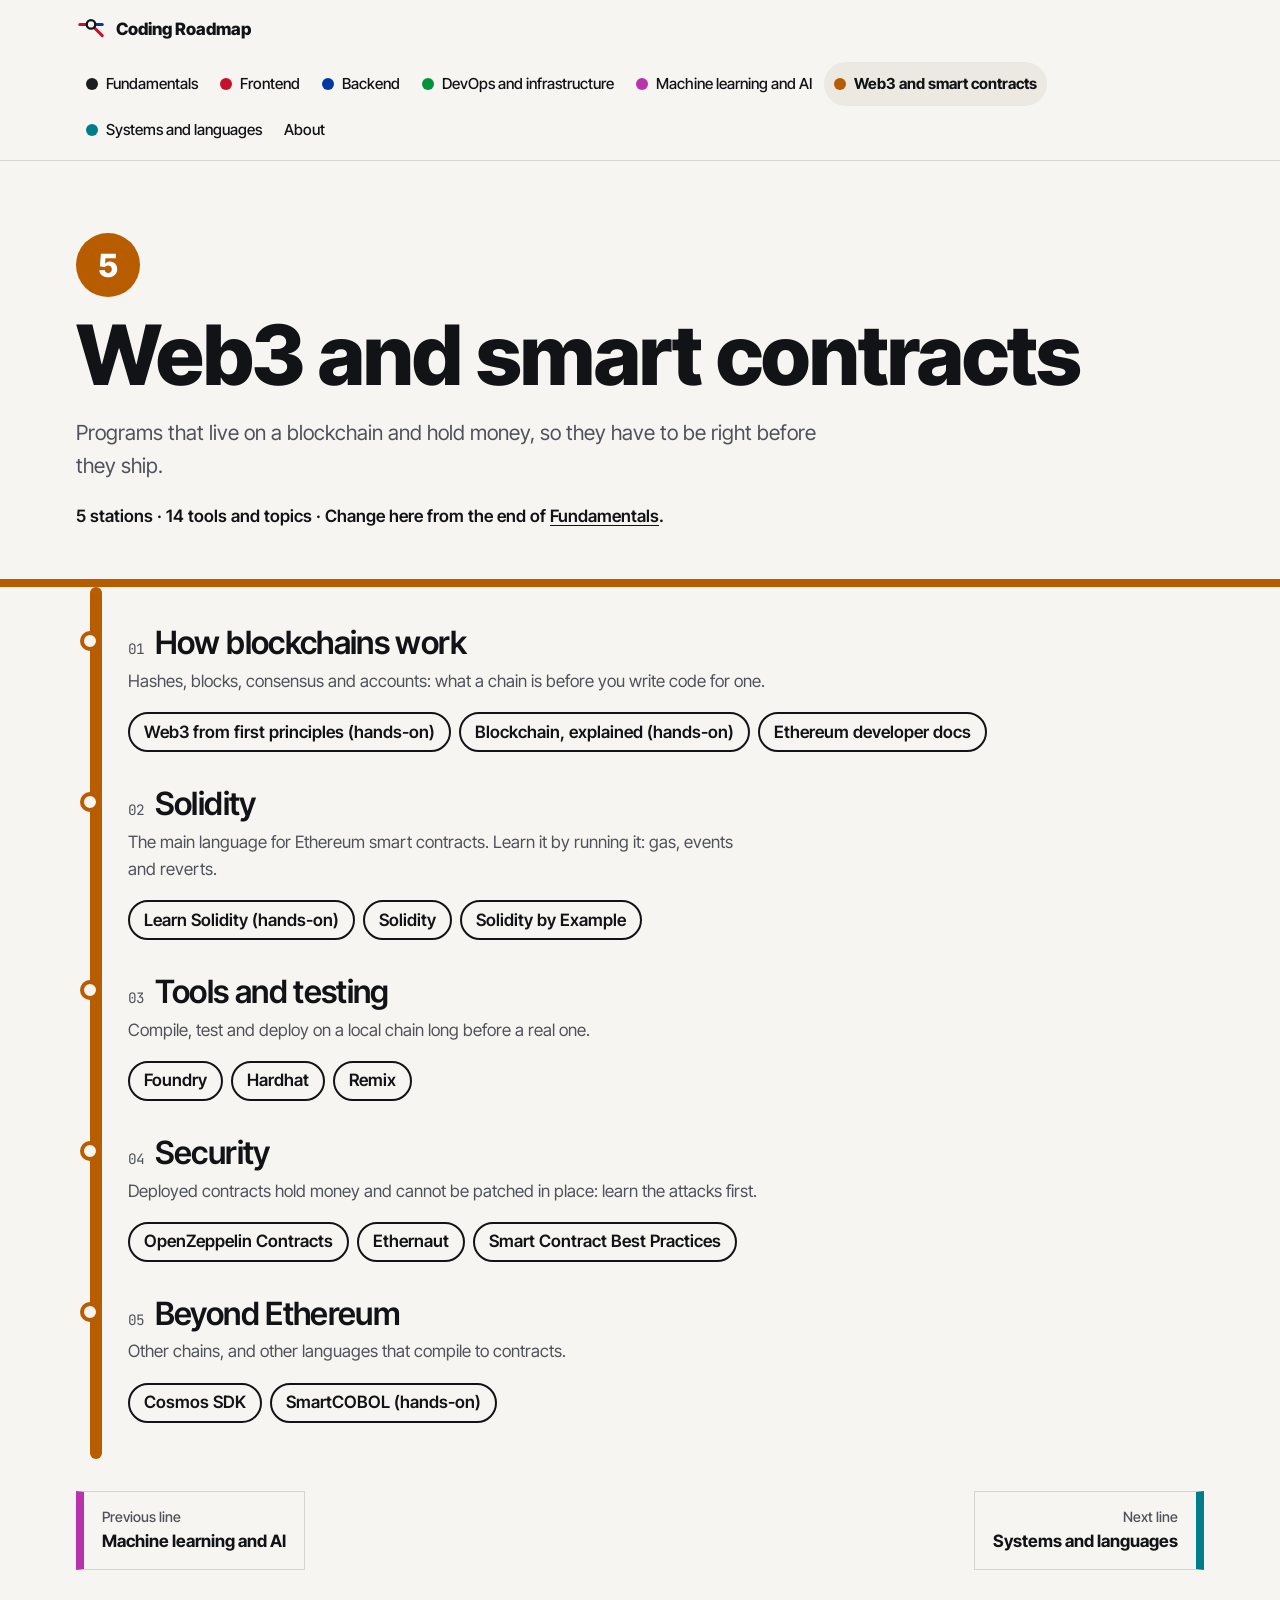
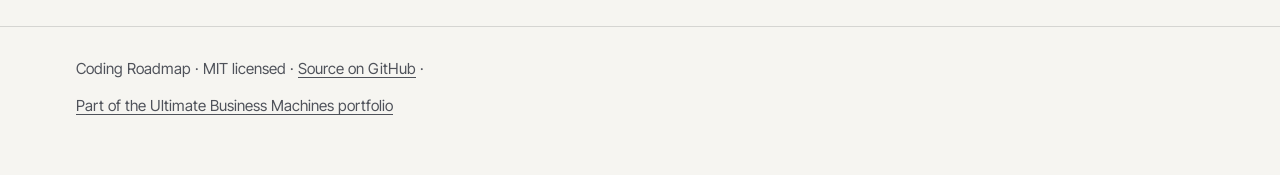
<file: site/web3.html>
<!doctype html>
<html lang="en">
<head>
<meta charset="utf-8">
<meta name="viewport" content="width=device-width, initial-scale=1">
<title>Web3 and smart contracts · Coding Roadmap</title>
<meta name="description" content="Web3 and smart contracts: Programs that live on a blockchain and hold money, so they have to be right before they ship. 5 stages, each with official documentation links.">
<meta name="theme-color" content="#f6f5f1" media="(prefers-color-scheme: light)">
<meta name="theme-color" content="#121316" media="(prefers-color-scheme: dark)">
<link rel="icon" href="favicon.svg" type="image/svg+xml">
<link rel="preconnect" href="https://fonts.googleapis.com">
<link rel="preconnect" href="https://fonts.gstatic.com" crossorigin>
<link rel="stylesheet" href="https://fonts.googleapis.com/css2?family=Inter+Tight:wght@400;500;600;800&amp;family=JetBrains+Mono:wght@400&amp;display=swap">
<link rel="stylesheet" href="css/site.css">
</head>
<body>
<a class="skip" href="#main">Skip to content</a>
<header class="mast">
  <div class="wrap mast-in">
    <a class="brand" href="index.html"><svg viewBox="0 0 32 32" aria-hidden="true"><path d="M4 10h12l12 12" class="b-1"/><path d="M16 10l12 0" class="b-2"/><circle cx="16" cy="10" r="4.5" class="b-hub"/></svg>Coding Roadmap</a>
    <nav aria-label="Lines"><ul class="lines-nav"><li><a href="fundamentals.html" style="--c:var(--trunk)"><i aria-hidden="true"></i>Fundamentals</a></li><li><a href="frontend.html" style="--c:#c8102e"><i aria-hidden="true"></i>Frontend</a></li><li><a href="backend.html" style="--c:#0039a6"><i aria-hidden="true"></i>Backend</a></li><li><a href="devops.html" style="--c:#00933c"><i aria-hidden="true"></i>DevOps and infrastructure</a></li><li><a href="ml.html" style="--c:#b933ad"><i aria-hidden="true"></i>Machine learning and AI</a></li><li><a href="web3.html" style="--c:#b85c00" aria-current="page"><i aria-hidden="true"></i>Web3 and smart contracts</a></li><li><a href="systems.html" style="--c:#007d8a"><i aria-hidden="true"></i>Systems and languages</a></li><li><a class="about" href="about.html">About</a></li></ul></nav>
  </div>
</header>
<main id="main">
<header class="line-head" style="--c:#b85c00">
  <div class="wrap">
    <p class="bullet" aria-hidden="true">5</p>
    <h1>Web3 and smart contracts <span class="sr-only">line</span></h1>
    <p class="lede">Programs that live on a blockchain and hold money, so they have to be right before they ship.</p>
    <p class="meta">5 stations · 14 tools and topics · Change here from the end of <a href="fundamentals.html">Fundamentals</a>.</p>
  </div>
</header>
<div class="wrap">
  <ol class="route" style="--c:#b85c00"><li class="station"><h2 id="s0"><span class="num" aria-hidden="true">01</span>How blockchains work</h2>
  <p>Hashes, blocks, consensus and accounts: what a chain is before you write code for one.</p><ul class="topics" aria-label="How blockchains work: tools and topics"><li><a href="https://web3.shadw.app" rel="noopener">Web3 from first principles (hands-on)</a></li><li><a href="https://blockchain-explain.shadw.app" rel="noopener">Blockchain, explained (hands-on)</a></li><li><a href="https://ethereum.org/en/developers/docs/" rel="noopener">Ethereum developer docs</a></li></ul></li><li class="station"><h2 id="s1"><span class="num" aria-hidden="true">02</span>Solidity</h2>
  <p>The main language for Ethereum smart contracts. Learn it by running it: gas, events and reverts.</p><ul class="topics" aria-label="Solidity: tools and topics"><li><a href="https://learnsolidity.shadw.app" rel="noopener">Learn Solidity (hands-on)</a></li><li><a href="https://docs.soliditylang.org/" rel="noopener">Solidity</a></li><li><a href="https://solidity-by-example.org/" rel="noopener">Solidity by Example</a></li></ul></li><li class="station"><h2 id="s2"><span class="num" aria-hidden="true">03</span>Tools and testing</h2>
  <p>Compile, test and deploy on a local chain long before a real one.</p><ul class="topics" aria-label="Tools and testing: tools and topics"><li><a href="https://book.getfoundry.sh/" rel="noopener">Foundry</a></li><li><a href="https://hardhat.org/docs" rel="noopener">Hardhat</a></li><li><a href="https://remix-ide.readthedocs.io/" rel="noopener">Remix</a></li></ul></li><li class="station"><h2 id="s3"><span class="num" aria-hidden="true">04</span>Security</h2>
  <p>Deployed contracts hold money and cannot be patched in place: learn the attacks first.</p><ul class="topics" aria-label="Security: tools and topics"><li><a href="https://docs.openzeppelin.com/contracts/" rel="noopener">OpenZeppelin Contracts</a></li><li><a href="https://ethernaut.openzeppelin.com/" rel="noopener">Ethernaut</a></li><li><a href="https://github.com/ConsenSys/smart-contract-best-practices" rel="noopener">Smart Contract Best Practices</a></li></ul></li><li class="station"><h2 id="s4"><span class="num" aria-hidden="true">05</span>Beyond Ethereum</h2>
  <p>Other chains, and other languages that compile to contracts.</p><ul class="topics" aria-label="Beyond Ethereum: tools and topics"><li><a href="https://docs.cosmos.network/" rel="noopener">Cosmos SDK</a></li><li><a href="https://smartcobol.shadw.app" rel="noopener">SmartCOBOL (hands-on)</a></li></ul></li></ol>
  <nav class="pager" aria-label="Other lines"><a class="pg prev" href="ml.html" style="--c:#b933ad"><small>Previous line</small>Machine learning and AI</a><a class="pg next" href="systems.html" style="--c:#007d8a"><small>Next line</small>Systems and languages</a></nav>
</div>
</main>
<footer class="foot"><div class="wrap">
  <p>Coding Roadmap · MIT licensed · <a href="https://github.com/SolutionsAsService/CodingRoadmap" rel="noopener">Source on GitHub</a> · <a href="https://demo.ultimatebusinessmachines.com/portfolio">Part of the Ultimate Business Machines portfolio</a></p>
</div></footer>
</body>
</html>
</file>
<file: site/css/site.css>
/* Coding Roadmap: full-stack development as a transit map.
   One sans (Inter Tight) for signage, a mono for the original ASCII. Line colours come
   from roadmap.json; text always sits in ink or paper, never in a line colour on paper. */

:root {
  --paper: #f6f5f1; --paper-2: #ebe9e2; --ink: #121316; --ink-2: #4f525a; --rule: rgba(18, 19, 22, .14); --trunk: #1b1c1f; --trunk-on: #fff;
  --sans: "Inter Tight", "Helvetica Neue", Arial, sans-serif; --mono: "JetBrains Mono", ui-monospace, Consolas, monospace;
  --g: clamp(16px, 3vw, 36px); --max: 1200px; color-scheme: light dark;
}
@media (prefers-color-scheme: dark) {
  :root:not([data-theme="light"]) { --paper: #121316; --paper-2: #1c1d22; --ink: #f1efe9; --ink-2: #a9abb2; --rule: rgba(241, 239, 233, .16); --trunk: #f1efe9; --trunk-on: #121316; }
}
:root[data-theme="dark"] { --paper: #121316; --paper-2: #1c1d22; --ink: #f1efe9; --ink-2: #a9abb2; --rule: rgba(241, 239, 233, .16); --trunk: #f1efe9; --trunk-on: #121316; }

*, *::before, *::after { box-sizing: border-box; }
[hidden] { display: none !important; }
body { margin: 0; background: var(--paper); color: var(--ink); font: 400 1.0625rem/1.6 var(--sans); overflow-x: clip; }
a { color: inherit; text-underline-offset: .2em; }
:focus-visible { outline: 3px solid var(--ink); outline-offset: 3px; }
code { font: .88em var(--mono); background: var(--paper-2); padding: 1px 5px; border-radius: 3px; }
.sr-only { position: absolute; width: 1px; height: 1px; overflow: hidden; clip: rect(0 0 0 0); white-space: nowrap; }
.skip { position: absolute; left: var(--g); top: -80px; background: var(--ink); color: var(--paper); padding: 10px 14px; z-index: 9; }
.skip:focus { top: 8px; }
.wrap { width: 100%; max-width: var(--max); margin: 0 auto; padding: 0 var(--g); }
h1, h2 { margin: 0; letter-spacing: -.02em; line-height: 1.02; text-wrap: balance; font-weight: 800; }
h1 { font-size: clamp(2.6rem, 1.4rem + 5vw, 5.2rem); }
h2 { font-size: clamp(1.4rem, 1.1rem + 1.2vw, 2rem); font-weight: 600; }
p { margin: 0 0 1em; max-width: 64ch; text-wrap: pretty; }
.lede { font-size: clamp(1.1rem, 1rem + .4vw, 1.3rem); color: var(--ink-2); margin-top: 18px; }
.btn { display: inline-flex; align-items: center; min-height: 48px; padding: 0 20px; background: var(--ink); color: var(--paper); text-decoration: none; font-weight: 600; border-radius: 999px; }

[style*="--trunk"] { --on: var(--trunk-on); }

/* masthead: the line bullets are the navigation */
.mast { border-bottom: 1px solid var(--rule); }
.mast-in { display: flex; align-items: center; justify-content: space-between; gap: 10px 20px; flex-wrap: wrap; min-height: 64px; padding-top: 8px; padding-bottom: 8px; }
.brand { display: inline-flex; align-items: center; gap: 10px; font-weight: 800; text-decoration: none; min-height: 44px; }
.brand svg { width: 30px; height: 30px; fill: none; stroke-width: 3.2; stroke-linecap: round; }
.b-1 { stroke: #c8102e; } .b-2 { stroke: #0039a6; } .b-hub { fill: var(--paper); stroke: var(--ink); stroke-width: 2.4; }
.lines-nav { list-style: none; margin: 0; padding: 0; display: flex; flex-wrap: wrap; gap: 2px; }
.lines-nav a { display: inline-flex; align-items: center; gap: 8px; min-height: 44px; padding: 0 10px; text-decoration: none; font-weight: 500; font-size: .95rem; border-radius: 999px; }
.lines-nav a i { width: 12px; height: 12px; border-radius: 50%; background: var(--c); }
.lines-nav a[aria-current="page"] { background: var(--paper-2); font-weight: 700; }
.lines-nav a:hover { background: var(--paper-2); }

/* home */
.hero { padding-top: clamp(36px, 6vw, 80px); padding-bottom: clamp(20px, 3vw, 36px); }
.hero.small h1 { font-size: clamp(2.2rem, 1.3rem + 3.6vw, 4rem); }
.map-wrap { border-top: 1px solid var(--rule); border-bottom: 1px solid var(--rule); background: var(--paper-2); }
.map-pad { max-width: 1680px; margin: 0 auto; padding: 0 var(--g); }
.map-scroll { overflow-x: auto; padding: 24px 0; }
.net { display: block; width: 100%; min-width: 1000px; height: auto; }
.swipe { display: none; margin: 0; padding-bottom: 14px; font-weight: 600; font-size: .95rem; color: var(--ink-2); }
.net .track { fill: none; stroke-width: 12; stroke-linecap: round; stroke-linejoin: round; }
.net .stop { fill: var(--paper); stroke-width: 4; }
.net .st { fill: var(--ink); font: 600 19px var(--sans); }
.net .ln-name { fill: var(--ink); font: 800 22px var(--sans); }
.net .hub { fill: var(--paper); stroke: var(--ink); stroke-width: 4; }
.net .hub-name { fill: var(--ink-2); font: 700 15px var(--sans); letter-spacing: .08em; text-transform: uppercase; }
.net a:hover .track, .net a:focus .track { stroke-width: 16; }
.net a:focus { outline: none; }
.net a:focus-visible .stop { stroke-width: 6; }
.lines { padding-top: clamp(40px, 5vw, 64px); padding-bottom: 56px; }
.line-cards { list-style: none; margin: 20px 0 0; padding: 0; display: grid; grid-template-columns: repeat(auto-fit, minmax(min(100%, 300px), 1fr)); gap: 12px; }
.line-card a { display: grid; grid-template-columns: auto 1fr; gap: 4px 14px; padding: 18px; border: 1px solid var(--rule); border-top: 8px solid var(--c); text-decoration: none; height: 100%; background: var(--paper); }
.line-card a:hover { border-color: var(--c); }
.line-cards > .line-card:first-child { grid-column: 1 / -1; }  /* the trunk spans the row; the six lines fill two rows of three */
.lc-name { font-weight: 800; font-size: 1.2rem; align-self: center; }
.lc-sum { grid-column: 1 / -1; color: var(--ink-2); }
.lc-meta { grid-column: 1 / -1; font-size: .9rem; font-weight: 600; }
.foot-note { margin-top: 20px; color: var(--ink-2); }

/* the line bullet: a coloured disc with the line's letter, like a subway sign */
.bullet { display: inline-grid; place-items: center; width: 64px; height: 64px; border-radius: 50%; background: var(--c); color: var(--on, #fff); font: 800 2rem var(--sans); margin: 0 0 16px; }
.bullet.sm { width: 40px; height: 40px; font-size: 1.3rem; margin: 0; background: var(--c); }
.line-card .bullet.sm { background: var(--c); }

/* a line page: the route runs down the left edge */
.line-head { padding: clamp(36px, 6vw, 72px) 0 clamp(20px, 3vw, 32px); border-bottom: 8px solid var(--c); }
.meta { font-weight: 600; margin-top: 8px; }
.route { list-style: none; margin: 0; padding: 40px 0 24px 52px; position: relative; }
.route::before { content: ""; position: absolute; left: 14px; top: 0; bottom: 24px; width: 12px; background: var(--c); border-radius: 6px; }
.station { position: relative; padding: 0 0 36px; }
.station::before { content: ""; position: absolute; left: -48px; top: 4px; width: 20px; height: 20px; border-radius: 50%; background: var(--paper); border: 4px solid var(--c); }
.station h2 { display: flex; align-items: baseline; gap: 10px; }
.num { font: 400 .9rem var(--mono); color: var(--ink-2); }
.station > p { color: var(--ink-2); margin-top: 8px; }
.topics { list-style: none; margin: 12px 0 0; padding: 0; display: flex; flex-wrap: wrap; gap: 8px; }
.topics a, .topics span { display: inline-flex; align-items: center; min-height: 40px; padding: 0 14px; border: 2px solid var(--ink); border-radius: 999px; font-weight: 600; text-decoration: none; }
.topics a:hover { background: var(--ink); color: var(--paper); }
.topics span { border-style: dashed; border-color: var(--ink-2); color: var(--ink-2); font-weight: 500; }
.pager { display: flex; justify-content: space-between; gap: 12px; flex-wrap: wrap; padding: 8px 0 56px; }
.pg { display: grid; padding: 14px 18px; border: 1px solid var(--rule); border-left: 8px solid var(--c); text-decoration: none; font-weight: 700; min-width: 220px; }
.pg.next { margin-left: auto; text-align: right; border-left: 1px solid var(--rule); border-right: 8px solid var(--c); }
.pg small { font-weight: 500; color: var(--ink-2); }

/* about */
.about { padding-bottom: 56px; }
.about section { padding: 28px 0; border-top: 1px solid var(--rule); }
.about h2 { margin-bottom: 14px; }
.plain { padding-left: 1.2em; }
.plain li { margin-bottom: 8px; max-width: 66ch; }
.ascii { overflow-x: auto; background: var(--paper-2); padding: 18px; margin: 12px 0 18px; }
.ascii pre { margin: 0; font: 13px/1.35 var(--mono); }

.foot { border-top: 1px solid var(--rule); padding: 24px 0 36px; color: var(--ink-2); font-size: .95rem; }
.foot a { display: inline-block; padding: 6px 0; }

@media (max-width: 1060px) {
  .swipe { display: block; }
  .map-scroll { -webkit-mask-image: linear-gradient(90deg, #000 85%, transparent); mask-image: linear-gradient(90deg, #000 85%, transparent); }
}

@media (max-width: 640px) {
  .mast-in { padding-bottom: 0; }
  nav[aria-label="Lines"] { margin: 0 calc(-1 * var(--g)); width: calc(100% + 2 * var(--g)); }
  .lines-nav { flex-wrap: nowrap; overflow-x: auto; padding: 0 var(--g) 6px; scrollbar-width: none; }
  .lines-nav a { white-space: nowrap; }
  .route { padding-left: 44px; }
  .route::before { left: 10px; width: 10px; }
  .station::before { left: -42px; }
  .pg, .pg.next { min-width: 0; width: 100%; margin-left: 0; text-align: left; border-right: 1px solid var(--rule); border-left: 8px solid var(--c); }
}
</file>
